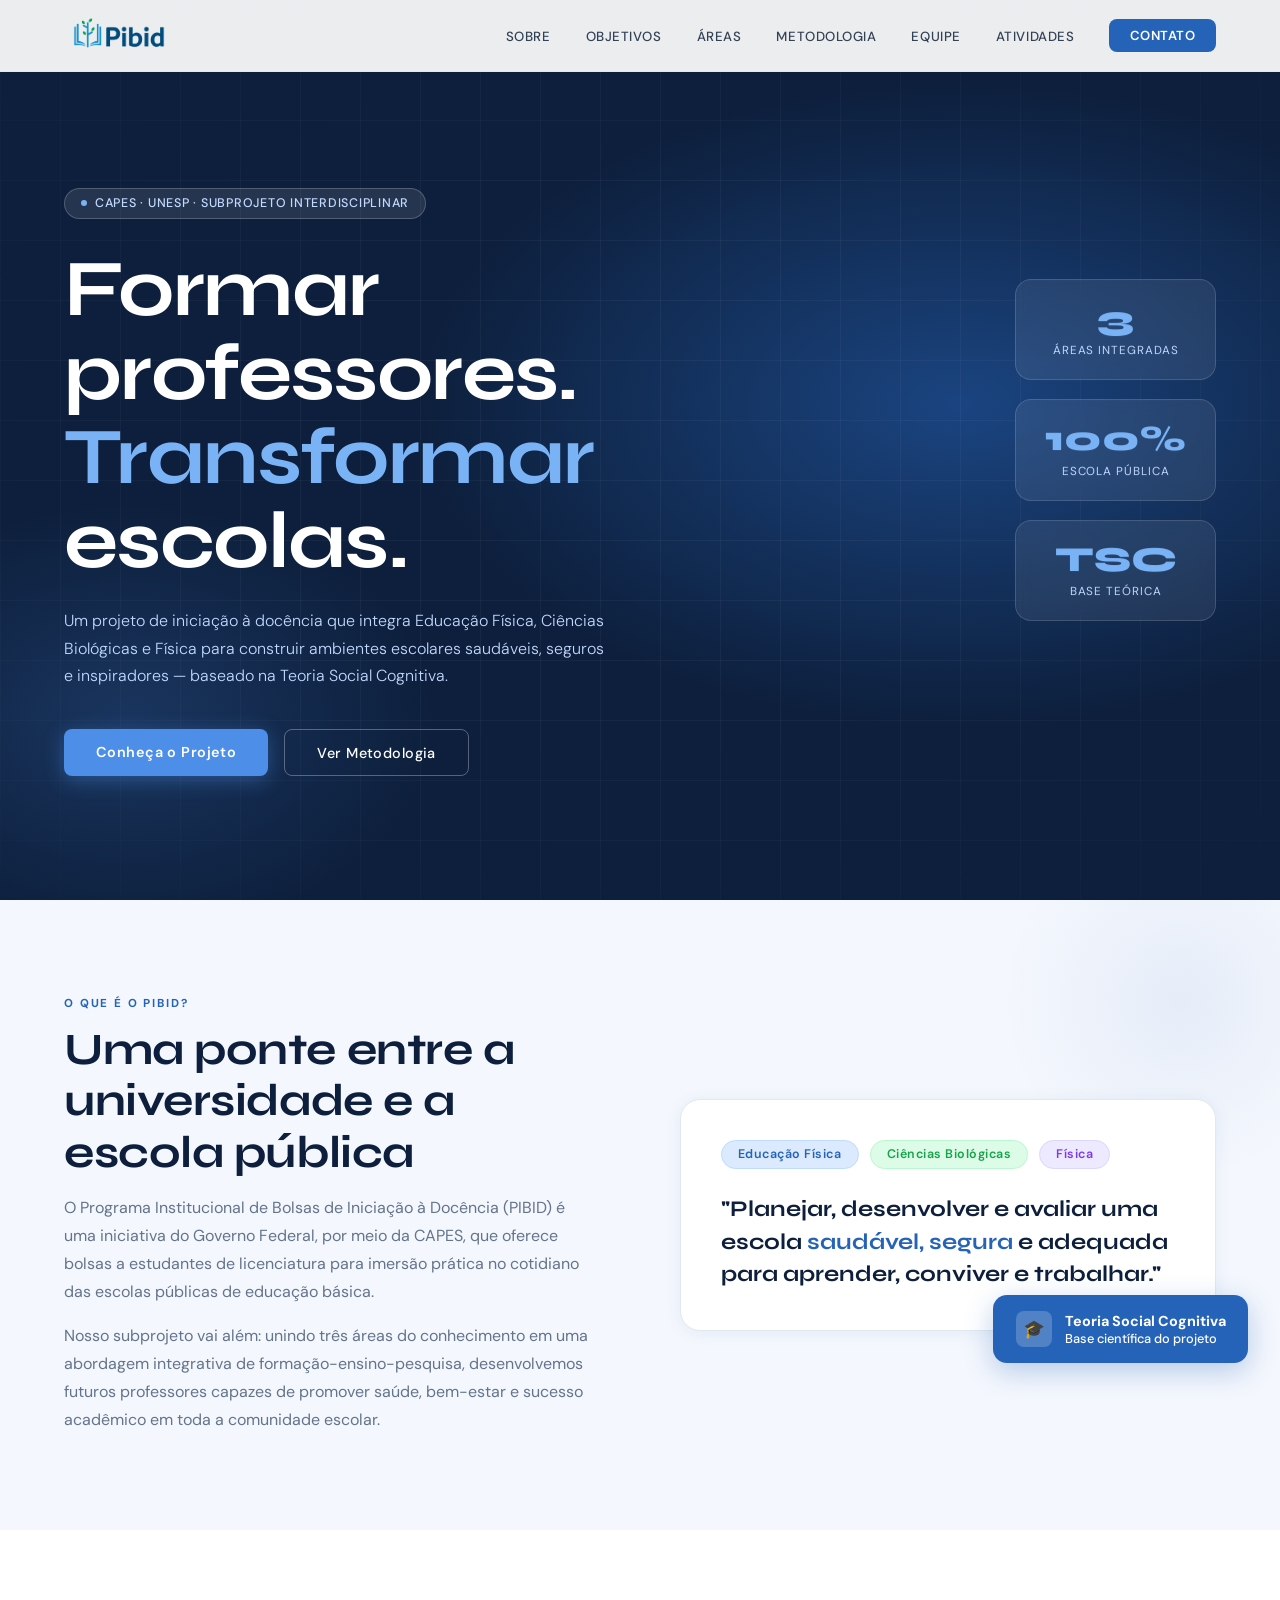
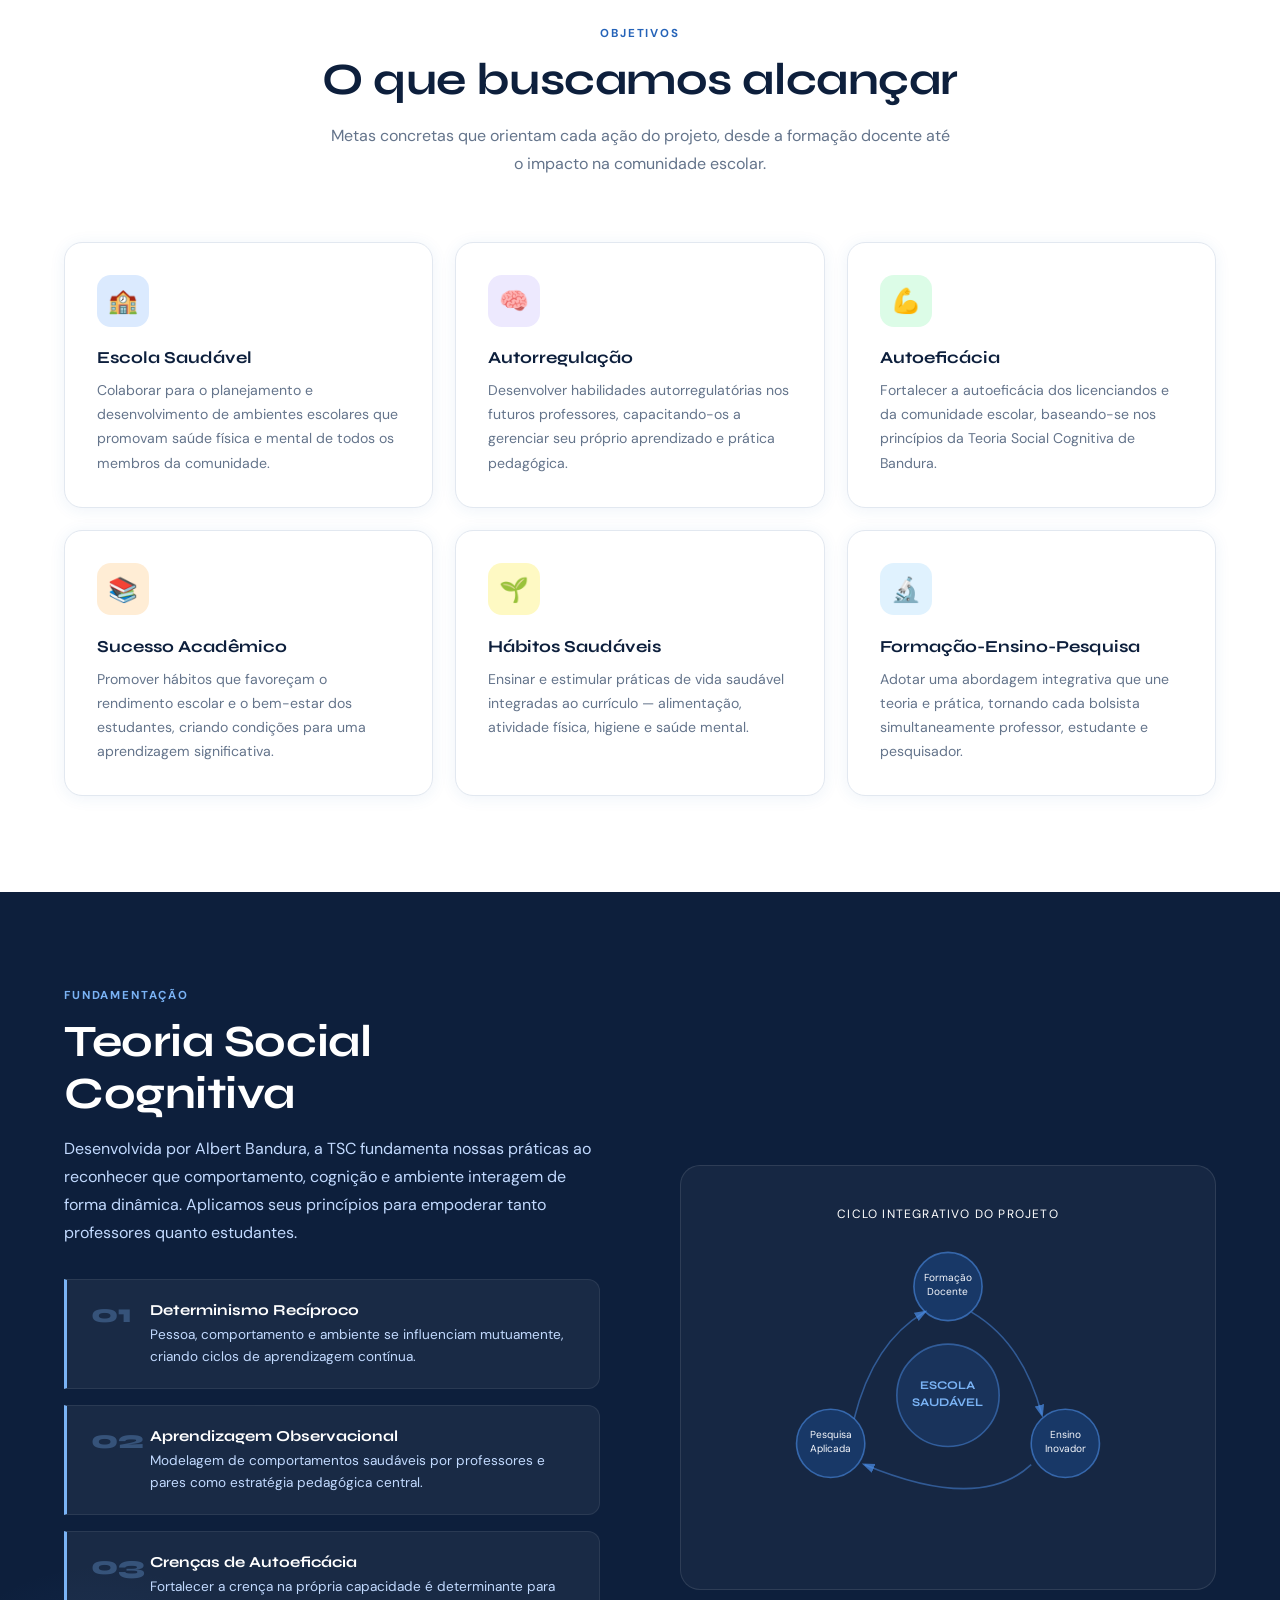
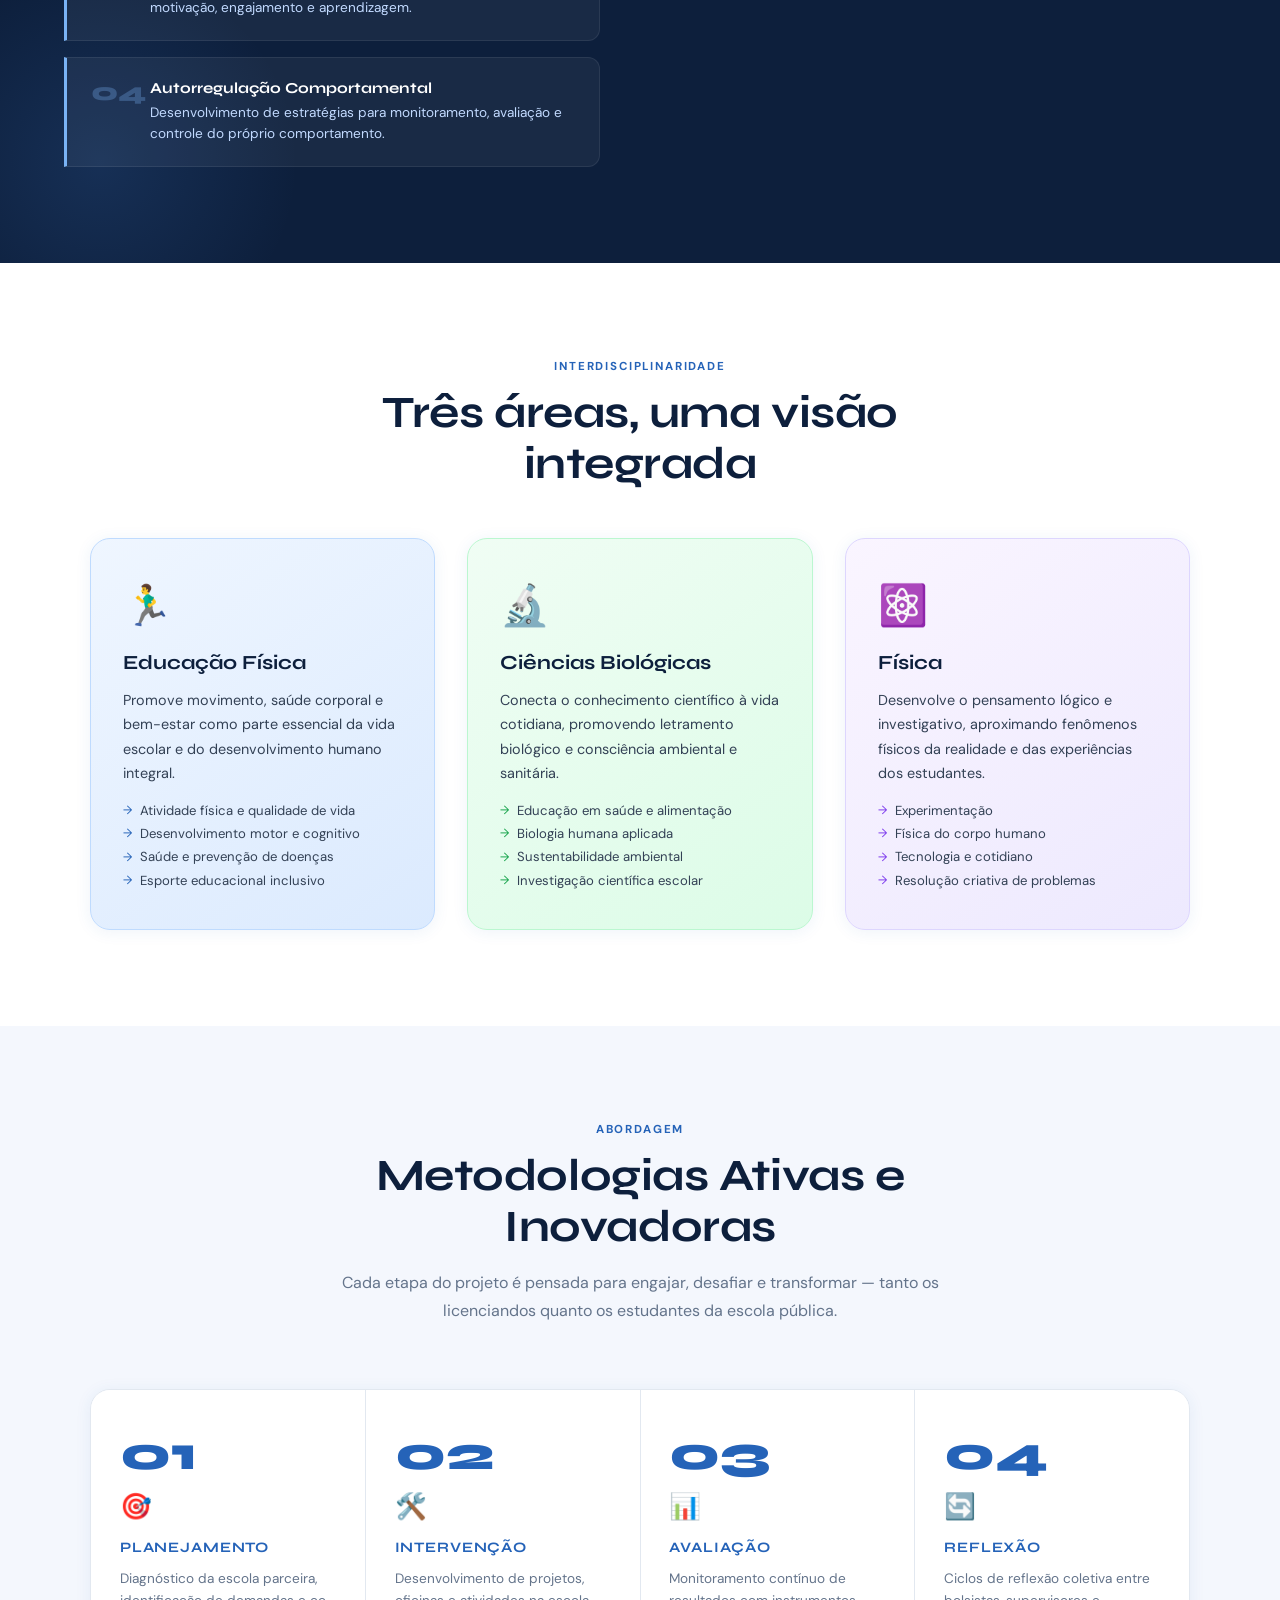
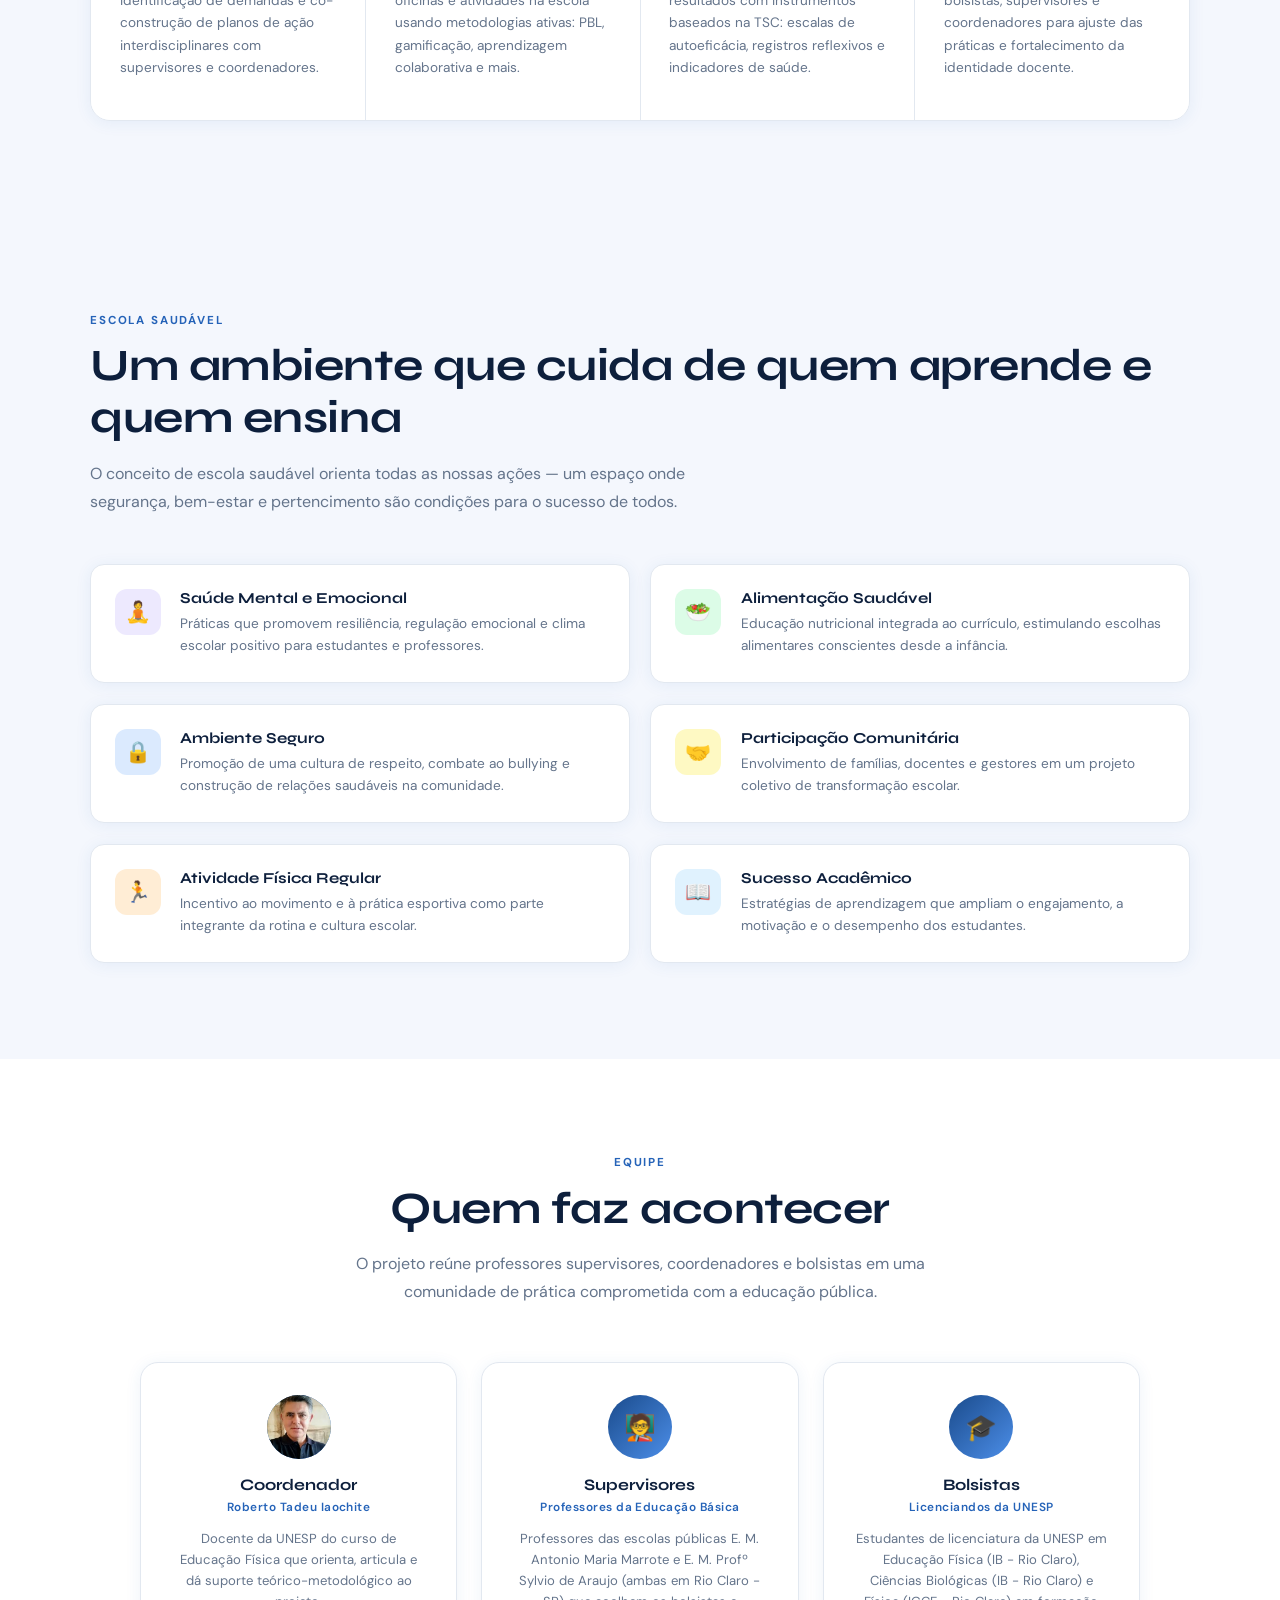
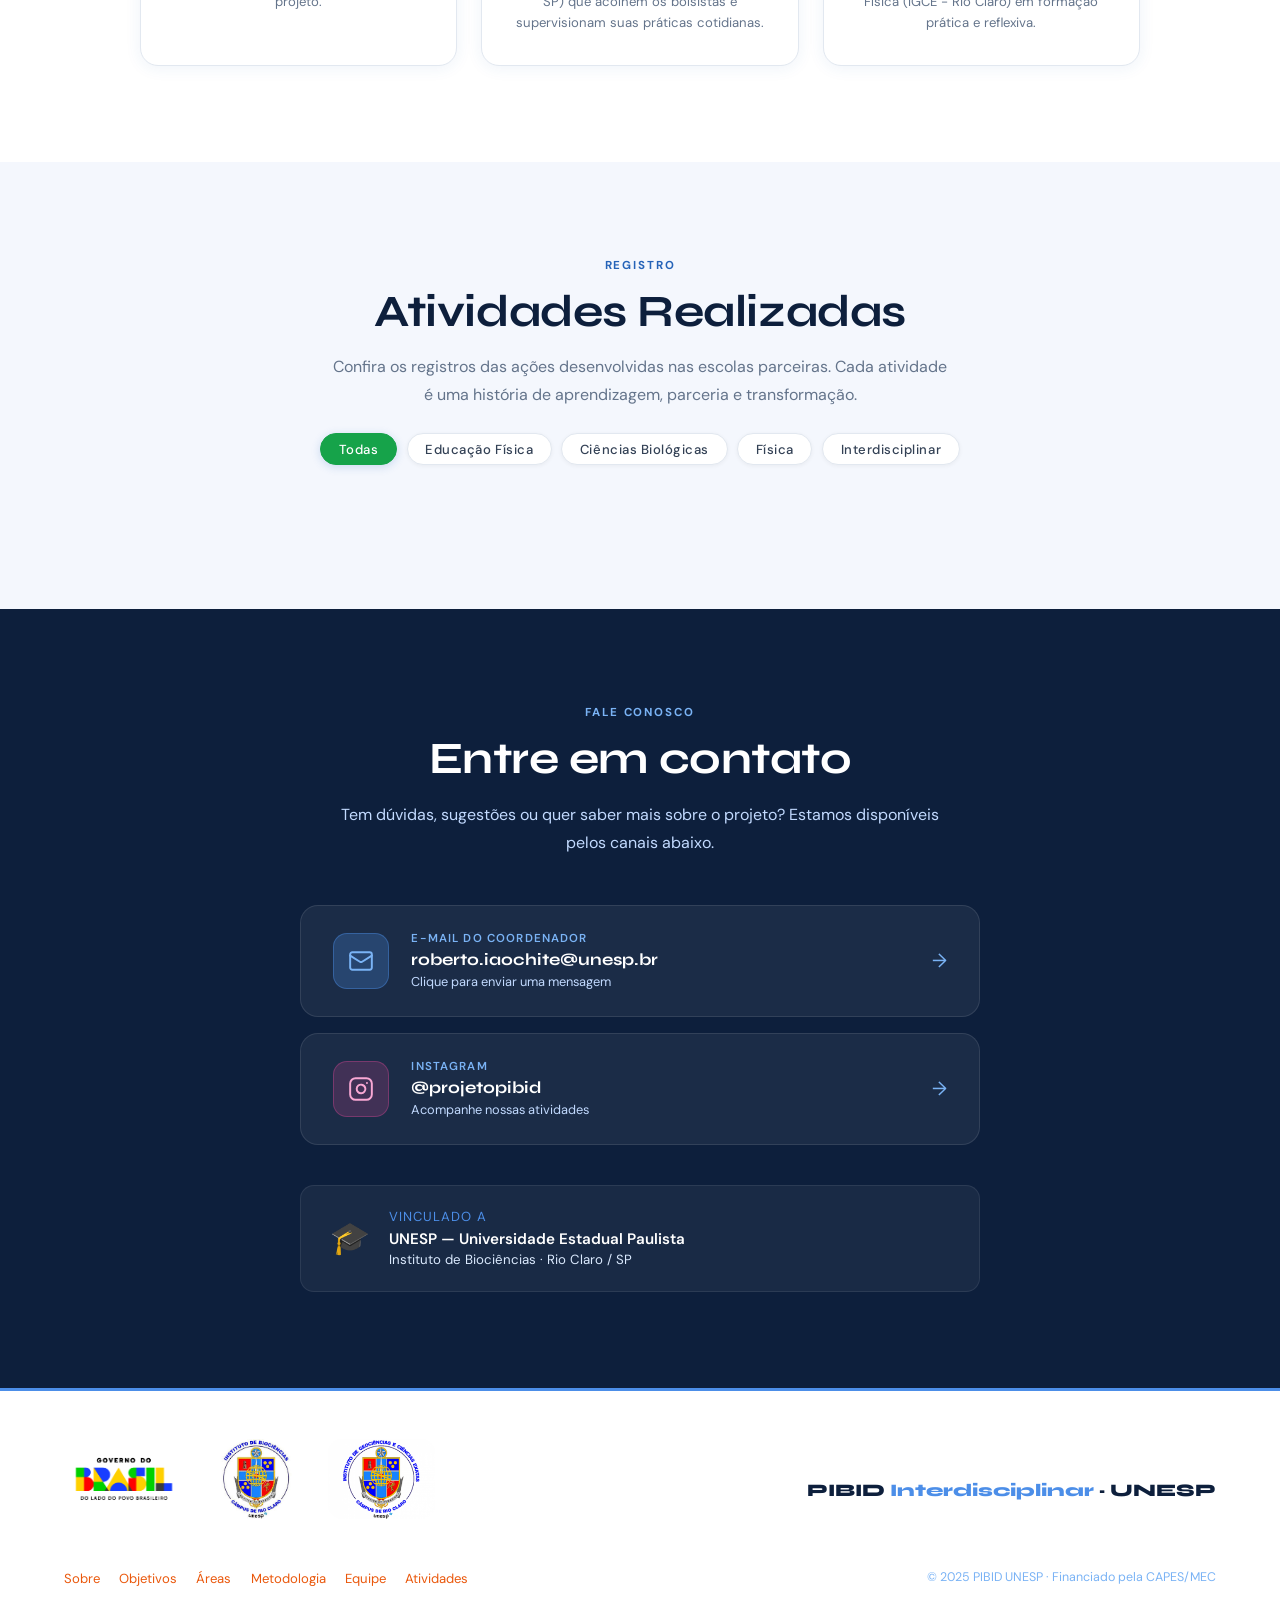
<file: index.html>
<!DOCTYPE html>
<html lang="pt-BR">
<head>
  <meta charset="UTF-8" />
  <meta name="viewport" content="width=device-width, initial-scale=1.0"/>
  <title>PIBID Interdisciplinar — UNESP</title>
  <link href="https://fonts.googleapis.com/css2?family=Syne:wght@400;600;700;800&family=DM+Sans:ital,wght@0,300;0,400;0,500;1,300&display=swap" rel="stylesheet"/>
  <link rel="stylesheet" href="style.css"/>
</head>
<body>

<!-- ── NAVBAR ── -->
<nav id="navbar">
  <div class="nav-logo"><a href="index.html"><img src="Logo_PIBID_sigla-e1734774296538.png" width="25%" alt="PIBID Interdisciplinar"></a></div>
  <ul class="nav-links">
    <li><a href="#sobre">Sobre</a></li>
    <li><a href="#objetivos">Objetivos</a></li>
    <li><a href="#areas">Áreas</a></li>
    <li><a href="#metodologia">Metodologia</a></li>
    <li><a href="#equipe">Equipe</a></li>
    <li><a href="#atividades">Atividades</a></li>
  </ul>
  <a href="#contato" class="nav-cta">Contato</a>
  <div class="hamburger" id="hamburger">
    <span></span><span></span><span></span>
  </div>
</nav>

<!-- ── HERO ── -->
<section id="hero">
  <div class="hero-bg"></div>
  <div class="hero-grid-lines"></div>
  <div class="hero-content">
    <div class="hero-badge">CAPES · UNESP · Subprojeto Interdisciplinar</div>
    <h1>Formar professores.<br><em>Transformar</em><br>escolas.</h1>
    <p class="hero-sub">
      Um projeto de iniciação à docência que integra Educação Física, Ciências Biológicas e Física para construir ambientes escolares saudáveis, seguros e inspiradores — baseado na Teoria Social Cognitiva.
    </p>
    <div class="hero-actions">
      <a href="#sobre" class="btn-primary">Conheça o Projeto</a>
      <a href="#metodologia" class="btn-outline">Ver Metodologia</a>
    </div>
  </div>
  <div class="hero-stats">
    <div class="stat-card">
      <div class="stat-number">3</div>
      <div class="stat-label">Áreas Integradas</div>
    </div>
    <div class="stat-card">
      <div class="stat-number">100%</div>
      <div class="stat-label">Escola Pública</div>
    </div>
    <div class="stat-card">
      <div class="stat-number">TSC</div>
      <div class="stat-label">Base Teórica</div>
    </div>
  </div>
</section>

<!-- ── SOBRE ── -->
<section id="sobre">
  <div class="sobre-grid">
    <div class="sobre-text reveal">
      <p class="section-label">O que é o PIBID?</p>
      <h2 class="section-title">Uma ponte entre a universidade e a escola pública</h2>
      <p class="section-desc">
        O Programa Institucional de Bolsas de Iniciação à Docência (PIBID) é uma iniciativa do Governo Federal, por meio da CAPES, que oferece bolsas a estudantes de licenciatura para imersão prática no cotidiano das escolas públicas de educação básica.
      </p>
      <p class="section-desc" style="margin-top:1rem;">
        Nosso subprojeto vai além: unindo três áreas do conhecimento em uma abordagem integrativa de formação-ensino-pesquisa, desenvolvemos futuros professores capazes de promover saúde, bem-estar e sucesso acadêmico em toda a comunidade escolar.
      </p>
    </div>
    <div class="sobre-visual reveal">
      <div class="sobre-card-main">
        <div class="sobre-icon-row">
          <span class="area-pill pill-ef">Educação Física</span>
          <span class="area-pill pill-bio">Ciências Biológicas</span>
          <span class="area-pill pill-fis">Física</span>
        </div>
        <p class="sobre-quote">
          "Planejar, desenvolver e avaliar uma escola <span>saudável, segura</span> e adequada para aprender, conviver e trabalhar."
        </p>
      </div>
      <div class="sobre-mini-card">
        <div class="mini-icon">🎓</div>
        <div class="mini-text">
          <strong>Teoria Social Cognitiva</strong>
          Base científica do projeto
        </div>
      </div>
    </div>
  </div>
</section>

<!-- ── OBJETIVOS ── -->
<section id="objetivos">
  <div class="obj-header reveal">
    <p class="section-label">Objetivos</p>
    <h2 class="section-title">O que buscamos alcançar</h2>
    <p class="section-desc" style="margin:1rem auto 0;">
      Metas concretas que orientam cada ação do projeto, desde a formação docente até o impacto na comunidade escolar.
    </p>
  </div>
  <div class="obj-grid">
    <div class="obj-card reveal">
      <div class="obj-icon">🏫</div>
      <h3>Escola Saudável</h3>
      <p>Colaborar para o planejamento e desenvolvimento de ambientes escolares que promovam saúde física e mental de todos os membros da comunidade.</p>
    </div>
    <div class="obj-card reveal">
      <div class="obj-icon">🧠</div>
      <h3>Autorregulação</h3>
      <p>Desenvolver habilidades autorregulatórias nos futuros professores, capacitando-os a gerenciar seu próprio aprendizado e prática pedagógica.</p>
    </div>
    <div class="obj-card reveal">
      <div class="obj-icon">💪</div>
      <h3>Autoeficácia</h3>
      <p>Fortalecer a autoeficácia dos licenciandos e da comunidade escolar, baseando-se nos princípios da Teoria Social Cognitiva de Bandura.</p>
    </div>
    <div class="obj-card reveal">
      <div class="obj-icon">📚</div>
      <h3>Sucesso Acadêmico</h3>
      <p>Promover hábitos que favoreçam o rendimento escolar e o bem-estar dos estudantes, criando condições para uma aprendizagem significativa.</p>
    </div>
    <div class="obj-card reveal">
      <div class="obj-icon">🌱</div>
      <h3>Hábitos Saudáveis</h3>
      <p>Ensinar e estimular práticas de vida saudável integradas ao currículo — alimentação, atividade física, higiene e saúde mental.</p>
    </div>
    <div class="obj-card reveal">
      <div class="obj-icon">🔬</div>
      <h3>Formação-Ensino-Pesquisa</h3>
      <p>Adotar uma abordagem integrativa que une teoria e prática, tornando cada bolsista simultaneamente professor, estudante e pesquisador.</p>
    </div>
  </div>
</section>

<!-- ── TEORIA ── -->
<section id="teoria">
  <div class="teoria-content">
    <div class="reveal">
      <p class="section-label">Fundamentação</p>
      <h2 class="section-title">Teoria Social Cognitiva</h2>
      <p class="section-desc">
        Desenvolvida por Albert Bandura, a TSC fundamenta nossas práticas ao reconhecer que comportamento, cognição e ambiente interagem de forma dinâmica. Aplicamos seus princípios para empoderar tanto professores quanto estudantes.
      </p>
      <div class="teoria-pilares" style="margin-top:2rem;">
        <div class="pilar">
          <div class="pilar-num">01</div>
          <div class="pilar-text">
            <h4>Determinismo Recíproco</h4>
            <p>Pessoa, comportamento e ambiente se influenciam mutuamente, criando ciclos de aprendizagem contínua.</p>
          </div>
        </div>
        <div class="pilar">
          <div class="pilar-num">02</div>
          <div class="pilar-text">
            <h4>Aprendizagem Observacional</h4>
            <p>Modelagem de comportamentos saudáveis por professores e pares como estratégia pedagógica central.</p>
          </div>
        </div>
        <div class="pilar">
          <div class="pilar-num">03</div>
          <div class="pilar-text">
            <h4>Crenças de Autoeficácia</h4>
            <p>Fortalecer a crença na própria capacidade é determinante para motivação, engajamento e aprendizagem.</p>
          </div>
        </div>
        <div class="pilar">
          <div class="pilar-num">04</div>
          <div class="pilar-text">
            <h4>Autorregulação Comportamental</h4>
            <p>Desenvolvimento de estratégias para monitoramento, avaliação e controle do próprio comportamento.</p>
          </div>
        </div>
      </div>
    </div>
    <div class="teoria-visual reveal">
      <div class="ciclo-diagram">
        <p style="font-size:0.75rem; color:var(--branco); text-transform:uppercase; letter-spacing:0.1em; margin-bottom:1.5rem;">Ciclo Integrativo do Projeto</p>
        <svg viewBox="0 0 300 280" xmlns="http://www.w3.org/2000/svg">
          <!-- Fundo central -->
          <circle cx="150" cy="140" r="48" fill="rgba(37,99,184,0.2)" stroke="rgba(76,142,232,0.5)" stroke-width="1.5"/>
          <text x="150" y="134" text-anchor="middle" fill="#7ab3f5" font-size="11" font-family="Syne, sans-serif" font-weight="700">ESCOLA</text>
          <text x="150" y="150" text-anchor="middle" fill="#7ab3f5" font-size="11" font-family="Syne, sans-serif" font-weight="700">SAUDÁVEL</text>

          <!-- Nó: Formação -->
          <circle cx="150" cy="38" r="32" fill="rgba(26,75,140,0.5)" stroke="rgba(76,142,232,0.6)" stroke-width="1.5"/>
          <text x="150" y="33" text-anchor="middle" fill="#f5f7fc" font-size="9.5" font-family="DM Sans, sans-serif">Formação</text>
          <text x="150" y="46" text-anchor="middle" fill="#f5f7fc" font-size="9.5" font-family="DM Sans, sans-serif">Docente</text>

          <!-- Nó: Ensino -->
          <circle cx="260" cy="185" r="32" fill="rgba(26,75,140,0.5)" stroke="rgba(76,142,232,0.6)" stroke-width="1.5"/>
          <text x="260" y="180" text-anchor="middle" fill="#f5f7fc" font-size="9.5" font-family="DM Sans, sans-serif">Ensino</text>
          <text x="260" y="193" text-anchor="middle" fill="#f5f7fc" font-size="9.5" font-family="DM Sans, sans-serif">Inovador</text>

          <!-- Nó: Pesquisa -->
          <circle cx="40" cy="185" r="32" fill="rgba(26,75,140,0.5)" stroke="rgba(76,142,232,0.6)" stroke-width="1.5"/>
          <text x="40" y="180" text-anchor="middle" fill="#f5f7fc" font-size="9.5" font-family="DM Sans, sans-serif">Pesquisa</text>
          <text x="40" y="193" text-anchor="middle" fill="#f5f7fc" font-size="9.5" font-family="DM Sans, sans-serif">Aplicada</text>

          <!-- Setas curvas -->
          <path d="M172,62 Q220,90 238,158" fill="none" stroke="rgba(76,142,232,0.5)" stroke-width="1.5" marker-end="url(#arr)"/>
          <path d="M228,205 Q180,250 72,205" fill="none" stroke="rgba(76,142,232,0.5)" stroke-width="1.5" marker-end="url(#arr)"/>
          <path d="M62,162 Q80,90 128,62" fill="none" stroke="rgba(76,142,232,0.5)" stroke-width="1.5" marker-end="url(#arr)"/>

          <defs>
            <marker id="arr" markerWidth="8" markerHeight="8" refX="6" refY="3" orient="auto">
              <path d="M0,0 L0,6 L8,3 z" fill="rgba(76,142,232,0.7)"/>
            </marker>
          </defs>
        </svg>
      </div>
    </div>
  </div>
</section>

<!-- ── ÁREAS ── -->
<section id="areas">
  <div class="reveal" style="text-align:center; max-width:600px; margin:0 auto;">
    <p class="section-label">Interdisciplinaridade</p>
    <h2 class="section-title">Três áreas, uma visão integrada</h2>
  </div>
  <div class="areas-grid">
    <div class="area-card ef reveal">
      <div class="area-emoji">🏃‍♂️</div>
      <h3>Educação Física</h3>
      <p>Promove movimento, saúde corporal e bem-estar como parte essencial da vida escolar e do desenvolvimento humano integral.</p>
      <ul>
        <li>Atividade física e qualidade de vida</li>
        <li>Desenvolvimento motor e cognitivo</li>
        <li>Saúde e prevenção de doenças</li>
        <li>Esporte educacional inclusivo</li>
      </ul>
    </div>
    <div class="area-card bio reveal">
      <div class="area-emoji">🔬</div>
      <h3>Ciências Biológicas</h3>
      <p>Conecta o conhecimento científico à vida cotidiana, promovendo letramento biológico e consciência ambiental e sanitária.</p>
      <ul>
        <li>Educação em saúde e alimentação</li>
        <li>Biologia humana aplicada</li>
        <li>Sustentabilidade ambiental</li>
        <li>Investigação científica escolar</li>
      </ul>
    </div>
    <div class="area-card fis reveal">
      <div class="area-emoji">⚛️</div>
      <h3>Física</h3>
      <p>Desenvolve o pensamento lógico e investigativo, aproximando fenômenos físicos da realidade e das experiências dos estudantes.</p>
      <ul>
        <li>Experimentação</li>
        <li>Física do corpo humano</li>
        <li>Tecnologia e cotidiano</li>
        <li>Resolução criativa de problemas</li>
      </ul>
    </div>
  </div>
</section>

<!-- ── METODOLOGIA ── -->
<section id="metodologia">
  <div class="met-header reveal">
    <p class="section-label">Abordagem</p>
    <h2 class="section-title">Metodologias Ativas e Inovadoras</h2>
    <p class="section-desc" style="margin:1rem auto 0;">
      Cada etapa do projeto é pensada para engajar, desafiar e transformar — tanto os licenciandos quanto os estudantes da escola pública.
    </p>
  </div>
  <div class="met-flow reveal">
    <div class="met-step">
      <div class="met-step-num">01</div>
      <div class="met-step-icon">🎯</div>
      <h3>Planejamento</h3>
      <p>Diagnóstico da escola parceira, identificação de demandas e co-construção de planos de ação interdisciplinares com supervisores e coordenadores.</p>
    </div>
    <div class="met-step">
      <div class="met-step-num">02</div>
      <div class="met-step-icon">🛠️</div>
      <h3>Intervenção</h3>
      <p>Desenvolvimento de projetos, oficinas e atividades na escola usando metodologias ativas: PBL, gamificação, aprendizagem colaborativa e mais.</p>
    </div>
    <div class="met-step">
      <div class="met-step-num">03</div>
      <div class="met-step-icon">📊</div>
      <h3>Avaliação</h3>
      <p>Monitoramento contínuo de resultados com instrumentos baseados na TSC: escalas de autoeficácia, registros reflexivos e indicadores de saúde.</p>
    </div>
    <div class="met-step">
      <div class="met-step-num">04</div>
      <div class="met-step-icon">🔄</div>
      <h3>Reflexão</h3>
      <p>Ciclos de reflexão coletiva entre bolsistas, supervisores e coordenadores para ajuste das práticas e fortalecimento da identidade docente.</p>
    </div>
  </div>
</section>

<!-- ── ESCOLA SAUDÁVEL ── -->
<section id="escola">
  <div class="escola-content">
    <div class="reveal">
      <p class="section-label">Escola Saudável</p>
      <h2 class="section-title">Um ambiente que cuida de quem aprende e quem ensina</h2>
      <p class="section-desc">
        O conceito de escola saudável orienta todas as nossas ações — um espaço onde segurança, bem-estar e pertencimento são condições para o sucesso de todos.
      </p>
    </div>
    <div class="escola-features">
      <div class="feature-item reveal">
        <div class="feature-icon">🧘</div>
        <div class="feature-text">
          <h4>Saúde Mental e Emocional</h4>
          <p>Práticas que promovem resiliência, regulação emocional e clima escolar positivo para estudantes e professores.</p>
        </div>
      </div>
      <div class="feature-item reveal">
        <div class="feature-icon">🥗</div>
        <div class="feature-text">
          <h4>Alimentação Saudável</h4>
          <p>Educação nutricional integrada ao currículo, estimulando escolhas alimentares conscientes desde a infância.</p>
        </div>
      </div>
      <div class="feature-item reveal">
        <div class="feature-icon">🔒</div>
        <div class="feature-text">
          <h4>Ambiente Seguro</h4>
          <p>Promoção de uma cultura de respeito, combate ao bullying e construção de relações saudáveis na comunidade.</p>
        </div>
      </div>
      <div class="feature-item reveal">
        <div class="feature-icon">🤝</div>
        <div class="feature-text">
          <h4>Participação Comunitária</h4>
          <p>Envolvimento de famílias, docentes e gestores em um projeto coletivo de transformação escolar.</p>
        </div>
      </div>
      <div class="feature-item reveal">
        <div class="feature-icon">🏃</div>
        <div class="feature-text">
          <h4>Atividade Física Regular</h4>
          <p>Incentivo ao movimento e à prática esportiva como parte integrante da rotina e cultura escolar.</p>
        </div>
      </div>
      <div class="feature-item reveal">
        <div class="feature-icon">📖</div>
        <div class="feature-text">
          <h4>Sucesso Acadêmico</h4>
          <p>Estratégias de aprendizagem que ampliam o engajamento, a motivação e o desempenho dos estudantes.</p>
        </div>
      </div>
    </div>
  </div>
</section>

<!-- ── EQUIPE ── -->
<section id="equipe">
  <div class="equipe-header reveal">
    <p class="section-label">Equipe</p>
    <h2 class="section-title">Quem faz acontecer</h2>
    <p class="section-desc" style="margin:1rem auto 0;">
      O projeto reúne professores supervisores, coordenadores e bolsistas em uma comunidade de prática comprometida com a educação pública.
    </p>
  </div>
  <div class="roles-grid">
    <div class="role-card reveal">
      <div class="role-avatar"><img src="perfil-roberto.jpeg" alt=""></div>
      <h3>Coordenador</h3>
      <div class="role-tag">Roberto Tadeu Iaochite</div>
      <p>Docente da UNESP do curso de Educação Física que orienta, articula e dá suporte teórico-metodológico ao projeto.</p>
    </div>
    <a href="supervisores.html">
    <div class="role-card reveal">
      <div class="role-avatar">🧑‍🏫</div>
      <h3>Supervisores</h3>
      <div class="role-tag">Professores da Educação Básica</div>
      <p>Professores das escolas públicas E. M. Antonio Maria Marrote e E. M. Profº Sylvio de Araujo (ambas em Rio Claro - SP) que acolhem os bolsistas e supervisionam suas práticas cotidianas.</p>
    </div>
    </a>
    <a href="bolsistas.html">
      <div class="role-card reveal">
        <div class="role-avatar">🎓</div>
        <h3>Bolsistas</h3>
        <div class="role-tag">Licenciandos da UNESP</div>
        <p>Estudantes de licenciatura da UNESP em Educação Física (IB - Rio Claro), Ciências Biológicas (IB - Rio Claro) e Física (IGCE - Rio Claro) em formação prática e reflexiva.</p>
      </div>
    </a>
  </div>
</section>

<!-- ── ATIVIDADES ── -->
<section id="atividades">
  <div class="ativ-header reveal">
    <p class="section-label">Registro</p>
    <h2 class="section-title">Atividades Realizadas</h2>
    <p class="section-desc" style="margin:1rem auto 0;">
      Confira os registros das ações desenvolvidas nas escolas parceiras. Cada atividade é uma história de aprendizagem, parceria e transformação.
    </p>
  </div>

  <div class="ativ-filters reveal" id="ativFilters">
    <button class="filter-btn active" data-filter="all">Todas</button>
    <button class="filter-btn" data-filter="ef">Educação Física</button>
    <button class="filter-btn" data-filter="bio">Ciências Biológicas</button>
    <button class="filter-btn" data-filter="fis">Física</button>
    <button class="filter-btn" data-filter="inter">Interdisciplinar</button>
  </div>

  <div class="ativ-grid" id="ativGrid">

    <!-- <div class="ativ-card reveal" data-area="ef">
      <div class="ativ-img-wrap">
        <div class="ativ-img-placeholder"><span>🏃</span></div>
        <span class="ativ-area-tag tag-ef">Educação Física</span>
      </div>
      <div class="ativ-body">
        <div class="ativ-date">Março 2025 · E.E. Prof. João Silva — Rio Claro/SP</div>
        <h3>Circuito de Atividades Físicas no Pátio</h3>
        <p>Estudantes do Ensino Fundamental participaram de um circuito motor desenvolvido pelos bolsistas, integrando habilidades de equilíbrio, coordenação e cooperação. A atividade promoveu engajamento coletivo e discussão sobre saúde e movimento.</p>
      </div>
    </div>

    <div class="ativ-card reveal" data-area="bio">
      <div class="ativ-img-wrap">
        <div class="ativ-img-placeholder"><span>🔬</span></div>
        <span class="ativ-area-tag tag-bio">Ciências Biológicas</span>
      </div>
      <div class="ativ-body">
        <div class="ativ-date">Abril 2025 · E.E. Carlos Gomes — Rio Claro/SP</div>
        <h3>Oficina: O Que Comemos? Leitura de Rótulos</h3>
        <p>Oficina interativa de educação nutricional em que os alunos aprenderam a interpretar rótulos de alimentos, identificar ultraprocessados e refletir sobre escolhas alimentares saudáveis no cotidiano escolar.</p>
      </div>
    </div>

    <div class="ativ-card reveal" data-area="fis">
      <div class="ativ-img-wrap">
        <div class="ativ-img-placeholder"><span>⚛️</span></div>
        <span class="ativ-area-tag tag-fis">Física</span>
      </div>
      <div class="ativ-body">
        <div class="ativ-date">Abril 2025 · E.E. Prof. João Silva — Rio Claro/SP</div>
        <h3>Experimento: Forças no Corpo Humano</h3>
        <p>Por meio de experimentos simples com materiais do cotidiano, os bolsistas exploraram conceitos de força, pressão e equilíbrio aplicados ao funcionamento do corpo humano, tornando a Física próxima da realidade dos estudantes.</p>
      </div>
    </div>

    <div class="ativ-card reveal" data-area="inter">
      <div class="ativ-img-wrap">
        <div class="ativ-img-placeholder"><span>🌐</span></div>
        <span class="ativ-area-tag tag-inter">Interdisciplinar</span>
      </div>
      <div class="ativ-body">
        <div class="ativ-date">Maio 2025 · E.E. Carlos Gomes — Rio Claro/SP</div>
        <h3>Semana da Escola Saudável</h3>
        <p>Evento multidisciplinar com estações temáticas de Ed. Física, Biologia e Física, culminando em uma feira com apresentações dos estudantes para a comunidade escolar. Reuniu mais de 200 participantes entre alunos, professores e famílias.</p>
      </div>
    </div>

    <div class="ativ-card reveal" data-area="bio">
      <div class="ativ-img-wrap">
        <div class="ativ-img-placeholder"><span>🌱</span></div>
        <span class="ativ-area-tag tag-bio">Ciências Biológicas</span>
      </div>
      <div class="ativ-body">
        <div class="ativ-date">Junho 2025 · E.E. Prof. João Silva — Rio Claro/SP</div>
        <h3>Horta Escolar: Da Semente ao Prato</h3>
        <p>Implantação de uma horta coletiva no espaço escolar, envolvendo turmas do 6º ao 9º ano. O projeto integrou botânica, sustentabilidade e educação alimentar, desenvolvendo responsabilidade ambiental e trabalho em equipe.</p>
      </div>
    </div>

    <div class="ativ-card reveal" data-area="ef">
      <div class="ativ-img-wrap">
        <div class="ativ-img-placeholder"><span>🧘</span></div>
        <span class="ativ-area-tag tag-ef">Educação Física</span>
      </div>
      <div class="ativ-body">
        <div class="ativ-date">Julho 2025 · E.E. Carlos Gomes — Rio Claro/SP</div>
        <h3>Yoga e Respiração: Bem-Estar na Escola</h3>
        <p>Sessões introdutórias de yoga e técnicas de respiração consciente foram oferecidas a professores e estudantes como estratégia de promoção de saúde mental, redução de estresse e melhora do clima escolar.</p>
      </div>
    </div> -->

  </div>
</section>

<!-- ── CONTATO ── -->
<section id="contato">
  <div class="contato-inner reveal">
    <p class="section-label" style="text-align:center;">Fale Conosco</p>
    <h2 class="section-title" style="text-align:center;">Entre em contato</h2>
    <p class="section-desc" style="text-align:center; margin:1rem auto 3rem;">
      Tem dúvidas, sugestões ou quer saber mais sobre o projeto? Estamos disponíveis pelos canais abaixo.
    </p>

    <div class="contato-cards">

      <a class="contato-card" href="https://mail.google.com/mail/u/0/?fs=1&to=roberto.iaochite@unesp.br&tf=cm">
        <div class="contato-icon-wrap email-icon">
          <svg xmlns="http://www.w3.org/2000/svg" width="26" height="26" viewBox="0 0 24 24" fill="none" stroke="currentColor" stroke-width="1.8" stroke-linecap="round" stroke-linejoin="round">
            <rect x="2" y="4" width="20" height="16" rx="2"/>
            <path d="m22 7-8.97 5.7a1.94 1.94 0 0 1-2.06 0L2 7"/>
          </svg>
        </div>
        <div class="contato-card-text">
          <span class="contato-card-label">E-mail do Coordenador</span>
          <span class="contato-card-value">roberto.iaochite@unesp.br</span>
          <span class="contato-card-hint">Clique para enviar uma mensagem</span>
        </div>
        <div class="contato-arrow">→</div>
      </a>

      <a class="contato-card" href="https://instagram.com/projetopibid" target="_blank" rel="noopener">
        <div class="contato-icon-wrap insta-icon">
          <svg xmlns="http://www.w3.org/2000/svg" width="26" height="26" viewBox="0 0 24 24" fill="none" stroke="currentColor" stroke-width="1.8" stroke-linecap="round" stroke-linejoin="round">
            <rect x="2" y="2" width="20" height="20" rx="5" ry="5"/>
            <path d="M16 11.37A4 4 0 1 1 12.63 8 4 4 0 0 1 16 11.37z"/>
            <line x1="17.5" y1="6.5" x2="17.51" y2="6.5"/>
          </svg>
        </div>
        <div class="contato-card-text">
          <span class="contato-card-label">Instagram</span>
          <span class="contato-card-value">@projetopibid</span>
          <span class="contato-card-hint">Acompanhe nossas atividades</span>
        </div>
        <div class="contato-arrow">→</div>
      </a>

    </div>

    <div class="contato-unesp reveal">
      <div class="contato-unesp-logo">🎓</div>
      <div>
        <p style="font-size:0.82rem; color:var(--azul-claro); text-transform:uppercase; letter-spacing:0.08em; margin-bottom:0.25rem;">Vinculado a</p>
        <p style="font-weight:600; color:var(--branco); font-size:0.95rem;">UNESP — Universidade Estadual Paulista</p>
        <p style="font-size:0.83rem; color:var(--azul-suave); margin-top:0.15rem;">Instituto de Biociências · Rio Claro / SP</p>
      </div>
    </div>
  </div>
</section>

<!-- ── FOOTER ── -->
<footer>
  <!-- Logos institucionais -->
  <div class="footer-logos">
    <div class="footer-logo-item">
      <img src="logo-governo-federal.png" alt="Governo Federal" class="footer-logo" />
      <!-- Substitua pelo caminho correto da imagem -->
    </div>
    <div class="footer-logo-item">
      <img src="logo-ib.jpeg" alt="Instituto de Biociências – IB/UNESP" class="footer-logo" />
    </div>
    <div class="footer-logo-item">
      <img src="logo-igce.png" alt="Instituto de Geociências e Ciências Exatas – IGCE/UNESP" class="footer-logo" />
    </div>
  </div>

  <div class="footer-brand">PIBID <span>Interdisciplinar</span> · UNESP</div>
  <ul class="footer-links">
    <li><a href="#sobre">Sobre</a></li>
    <li><a href="#objetivos">Objetivos</a></li>
    <li><a href="#areas">Áreas</a></li>
    <li><a href="#metodologia">Metodologia</a></li>
    <li><a href="#equipe">Equipe</a></li>
    <li><a href="#atividades">Atividades</a></li>
  </ul>
  <div class="footer-copy">© 2025 PIBID UNESP · Financiado pela CAPES/MEC</div>
</footer>
<script src="script.js"></script>

<script>
  // ── Hamburger / Mobile nav
const hamburger = document.getElementById('hamburger');
const navLinks  = document.querySelector('.nav-links');

// Cria overlay dinamicamente
const overlay = document.createElement('div');
overlay.classList.add('nav-overlay');
document.body.appendChild(overlay);

function toggleMenu(open) {
  hamburger.classList.toggle('open', open);
  navLinks.classList.toggle('open', open);
  overlay.classList.toggle('open', open);
  document.body.style.overflow = open ? 'hidden' : '';
}

hamburger.addEventListener('click', () => toggleMenu(!navLinks.classList.contains('open')));
overlay.addEventListener('click', () => toggleMenu(false));

// Fecha ao clicar em qualquer link do menu
navLinks.querySelectorAll('a').forEach(a =>
  a.addEventListener('click', () => toggleMenu(false))
);
</script>
</body>
</html>
</file>
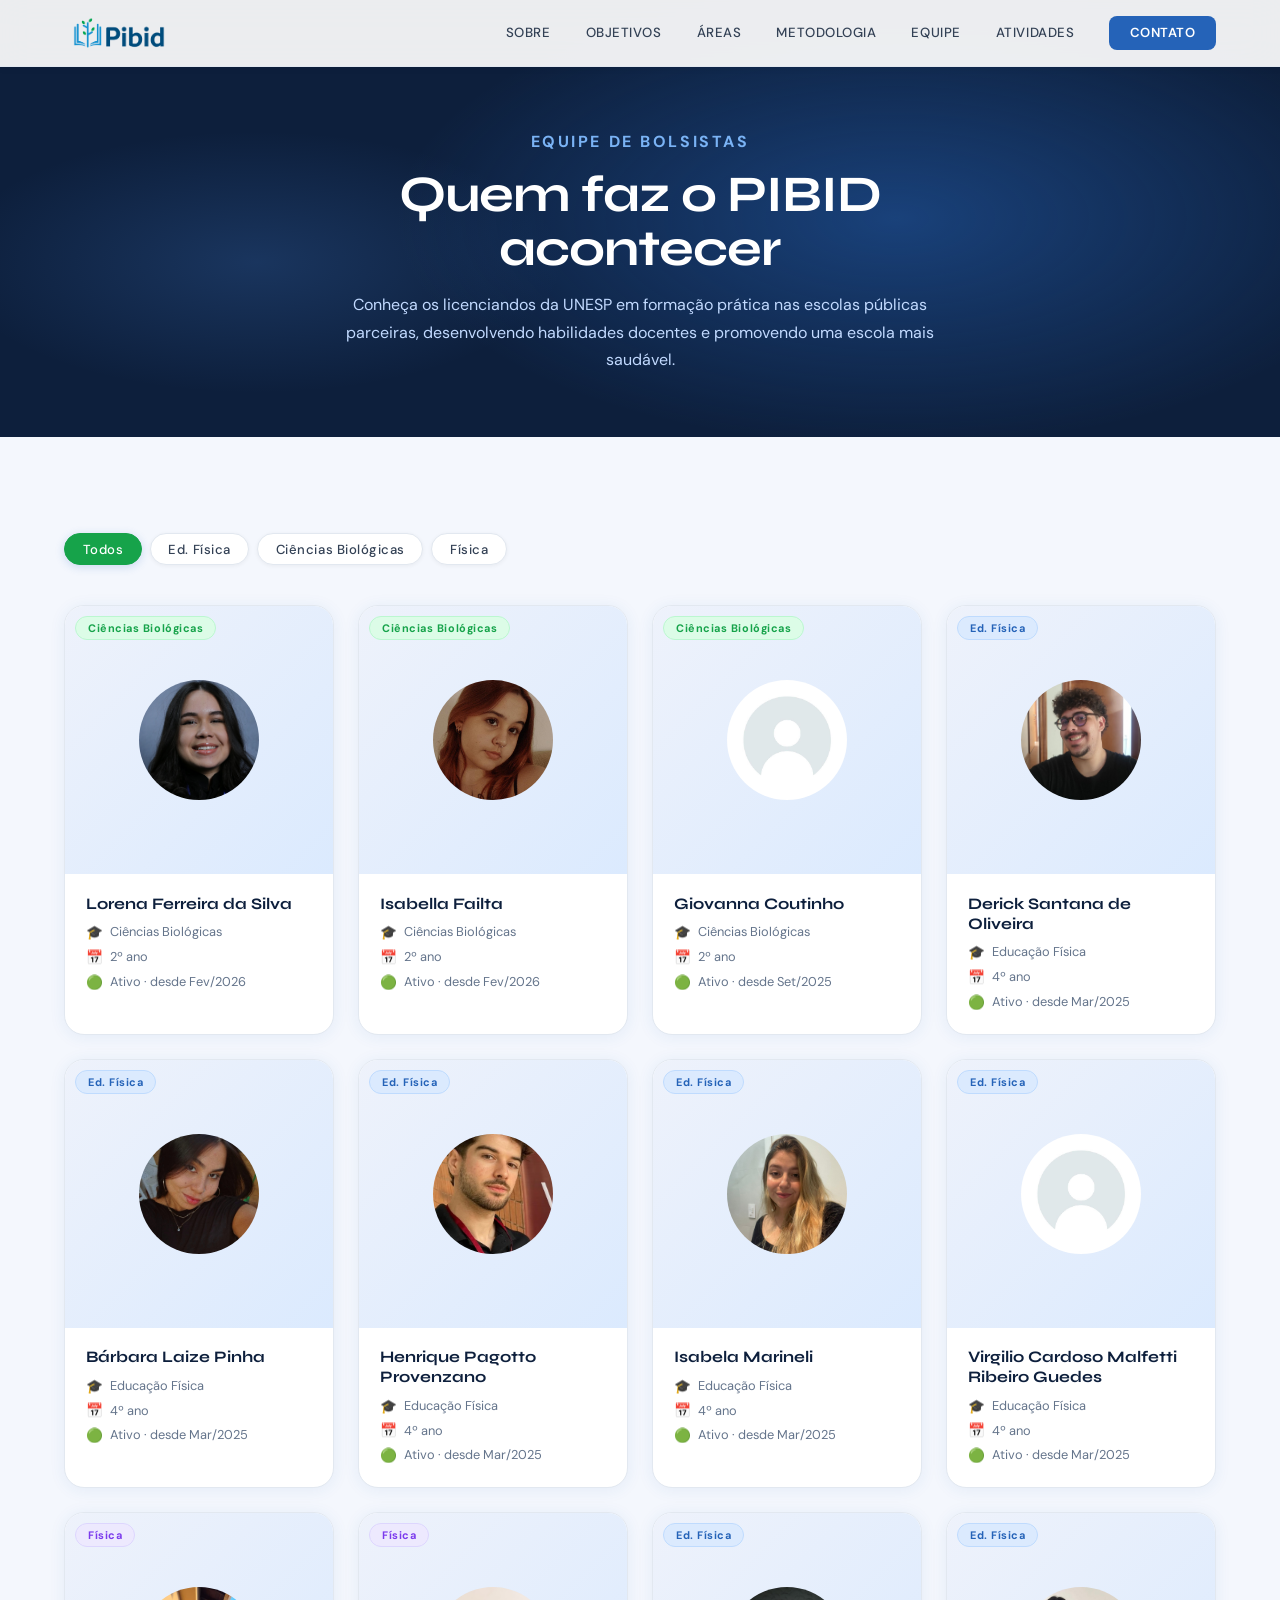
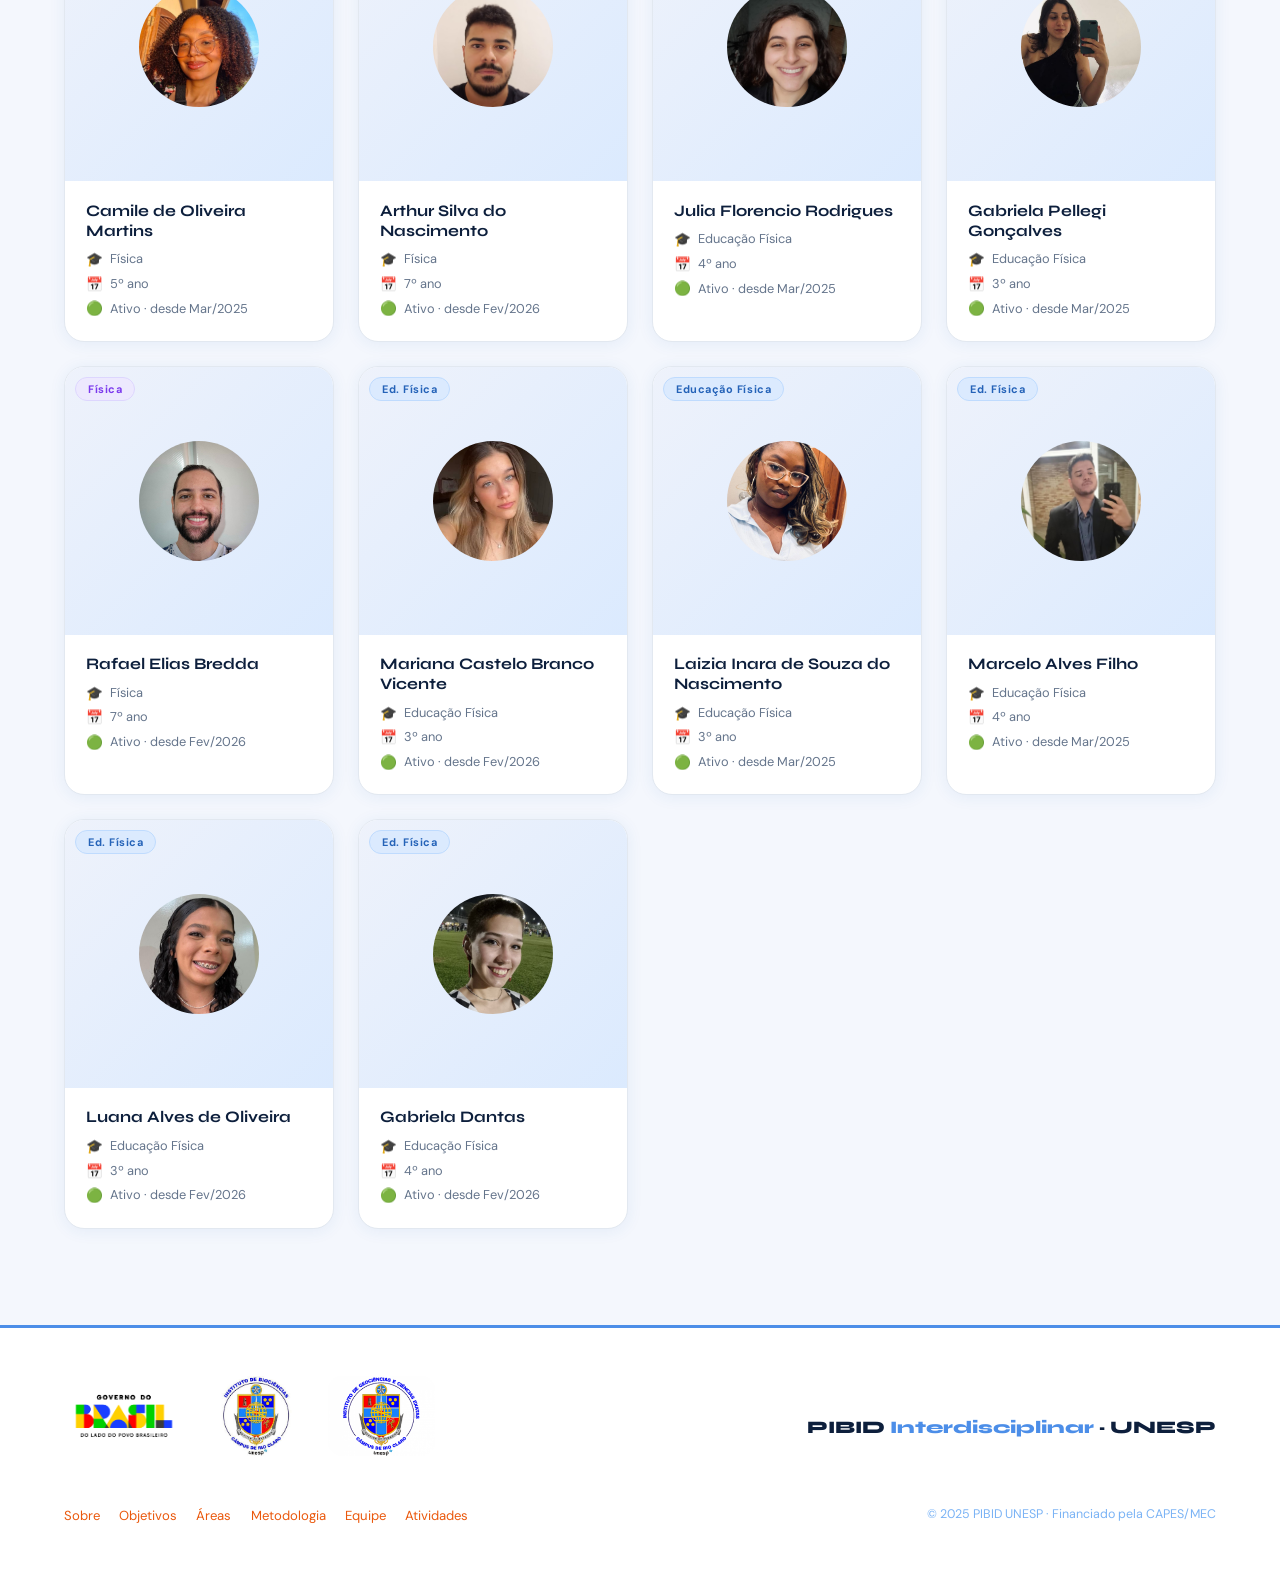
<file: bolsistas.html>
<body>
<!DOCTYPE html>
<html lang="pt-BR">
<head>
  <meta charset="UTF-8"/>
  <meta name="viewport" content="width=device-width, initial-scale=1.0"/>
  <title>Bolsistas — PIBID Interdisciplinar UNESP</title>
  <link href="https://fonts.googleapis.com/css2?family=Syne:wght@400;600;700;800&family=DM+Sans:ital,wght@0,300;0,400;0,500;1,300&display=swap" rel="stylesheet"/>
  <link rel="stylesheet" href="style.css"/>
</head>

    <!-- ── NAVBAR ── -->
<nav id="navbar">
  <div class="nav-logo"><a href="index.html"><img src="Logo_PIBID_sigla-e1734774296538.png" width="25%" alt="PIBID Interdisciplinar"></a></div>
  <ul class="nav-links">
    <li><a href="index.html#sobre">Sobre</a></li>
    <li><a href="index.html#objetivos">Objetivos</a></li>
    <li><a href="index.html#areas">Áreas</a></li>
    <li><a href="index.html#metodologia">Metodologia</a></li>
    <li><a href="index.html#equipe">Equipe</a></li>
    <li><a href="index.html#atividades">Atividades</a></li>
  </ul>
  <a href="index.html#contato" class="nav-cta">Contato</a>
  <div class="hamburger" id="hamburger">
    <span></span><span></span><span></span>
  </div>
</nav>
 
<!-- ── HERO ── -->
<div class="page-hero">
  <div class="page-hero-inner reveal">
    <p class="section-label">Equipe de Bolsistas</p>
    <h1>Quem faz o PIBID acontecer</h1>
    <p>Conheça os licenciandos da UNESP em formação prática nas escolas públicas parceiras, desenvolvendo habilidades docentes e promovendo uma escola mais saudável.</p>
  </div>
</div>
 
<!-- ── BOLSISTAS ── -->
<section id="bolsistasSection">
 
  <!-- Filters -->
  <div class="toolbar reveal">
    <div style="display:flex; gap:0.5rem; flex-wrap:wrap;">
      <button class="filter-btn active" data-filter="all">Todos</button>
      <button class="filter-btn" data-filter="ef">Ed. Física</button>
      <button class="filter-btn" data-filter="bio">Ciências Biológicas</button>
      <button class="filter-btn" data-filter="fis">Física</button>
    </div>
  </div>
 
  <!-- Grid -->
  <div class="bolsistas-grid" id="bolsistasGrid">
 
    <!-- BOLSISTA Lorena Silva -->
    <div class="bolsista-card reveal" data-curso="bio">
      <div class="bolsista-photo-wrap">
<div class="photo-placeholder"><img src="foto-lorena.JPG" alt="Lorena Ferreira da Silva"></div>
        <span class="curso-badge curso-bio">Ciências Biológicas</span>
      </div>
      <div class="bolsista-info">
        <div class="bolsista-name">Lorena Ferreira da Silva</div>
        <div class="bolsista-meta">
          <div class="meta-row"><span class="meta-icon">🎓</span>Ciências Biológicas</div>
          <div class="meta-row"><span class="meta-icon">📅</span>2º ano</div>
          <div class="meta-row"><span class="meta-icon">🟢</span>Ativo · desde Fev/2026</div>
        </div>
      </div>
    </div>
 
    <!-- BOLSISTA Isabela Failta -->
    <div class="bolsista-card reveal" data-curso="bio">
      <div class="bolsista-photo-wrap">
         <div class="photo-placeholder"><img src="foto-isabella.jpeg" alt="Isabella Failta"></div>
        <span class="curso-badge curso-bio">Ciências Biológicas</span>
      </div>
      <div class="bolsista-info">
        <div class="bolsista-name">Isabella Failta</div>
        <div class="bolsista-meta">
          <div class="meta-row"><span class="meta-icon">🎓</span>Ciências Biológicas</div>
          <div class="meta-row"><span class="meta-icon">📅</span>2º ano</div>
          <div class="meta-row"><span class="meta-icon">🟢</span>Ativo · desde Fev/2026</div>
        </div>
      </div>
    </div>
 
    <!-- BOLSISTA Giovanna Coutinho -->
    <div class="bolsista-card reveal" data-curso="bio">
      <div class="bolsista-photo-wrap">
         <div class="photo-placeholder"><img src="foto-default.jpg" alt="Giovanna Coutinho"></div>
        <span class="curso-badge curso-bio">Ciências Biológicas</span>
      </div>
      <div class="bolsista-info">
        <div class="bolsista-name">Giovanna Coutinho</div>
        <div class="bolsista-meta">
          <div class="meta-row"><span class="meta-icon">🎓</span>Ciências Biológicas</div>
          <div class="meta-row"><span class="meta-icon">📅</span>2º ano</div>
          <div class="meta-row"><span class="meta-icon">🟢</span>Ativo · desde Set/2025</div>
        </div>
      </div>
    </div>

    <!-- BOLSISTA Derick Santana de Oliveira -->
    <div class="bolsista-card reveal" data-curso="ef">
      <div class="bolsista-photo-wrap">
        <div class="photo-placeholder"><img src="foto-derick.jpeg" alt="Derick Santana de Oliveira"></div>
        <span class="curso-badge curso-ef">Ed. Física</span>
      </div>
      <div class="bolsista-info">
        <div class="bolsista-name">Derick Santana de Oliveira</div>
        <div class="bolsista-meta">
          <div class="meta-row"><span class="meta-icon">🎓</span>Educação Física</div>
          <div class="meta-row"><span class="meta-icon">📅</span>4º ano</div>
          <div class="meta-row"><span class="meta-icon">🟢</span>Ativo · desde Mar/2025</div>
        </div>
      </div>
    </div>

    <!-- BOLSISTA Bárbara Laize Pinha -->
    <div class="bolsista-card reveal" data-curso="ef">
      <div class="bolsista-photo-wrap">
        <div class="photo-placeholder"><img src="foto-barbara.jpeg" alt="Bárbara Laize Pinha"></div>
        <span class="curso-badge curso-ef">Ed. Física</span>
      </div>
      <div class="bolsista-info">
        <div class="bolsista-name">Bárbara Laize Pinha</div>
        <div class="bolsista-meta">
          <div class="meta-row"><span class="meta-icon">🎓</span>Educação Física</div>
          <div class="meta-row"><span class="meta-icon">📅</span>4º ano</div>
          <div class="meta-row"><span class="meta-icon">🟢</span>Ativo · desde Mar/2025</div>
        </div>
      </div>
    </div>

        <!-- BOLSISTA Henrique Pagotto Provenzano -->
    <div class="bolsista-card reveal" data-curso="ef">
      <div class="bolsista-photo-wrap">
        <div class="photo-placeholder"><img src="foto-henrique.jpeg" alt="Henrique Pagotto Provenzano"></div>
        <span class="curso-badge curso-ef">Ed. Física</span>
      </div>
      <div class="bolsista-info">
        <div class="bolsista-name">Henrique Pagotto Provenzano</div>
        <div class="bolsista-meta">
          <div class="meta-row"><span class="meta-icon">🎓</span>Educação Física</div>
          <div class="meta-row"><span class="meta-icon">📅</span>4º ano</div>
          <div class="meta-row"><span class="meta-icon">🟢</span>Ativo · desde Mar/2025</div>
        </div>
      </div>
    </div>

        <!-- BOLSISTA Isabela Marineli -->
    <div class="bolsista-card reveal" data-curso="ef">
      <div class="bolsista-photo-wrap">
        <div class="photo-placeholder"><img src="foto-isabela.jpeg" alt="Isabela Marineli"></div>
        <span class="curso-badge curso-ef">Ed. Física</span>
      </div>
      <div class="bolsista-info">
        <div class="bolsista-name">Isabela Marineli</div>
        <div class="bolsista-meta">
          <div class="meta-row"><span class="meta-icon">🎓</span>Educação Física</div>
          <div class="meta-row"><span class="meta-icon">📅</span>4º ano</div>
          <div class="meta-row"><span class="meta-icon">🟢</span>Ativo · desde Mar/2025</div>
        </div>
      </div>
    </div>

        <!-- BOLSISTA Virgilio Cardoso Malfetti Ribeiro Guedes -->
    <div class="bolsista-card reveal" data-curso="ef">
      <div class="bolsista-photo-wrap">
        <div class="photo-placeholder"><img src="foto-default.jpg" alt="Virgilio Cardoso Malfetti Ribeiro Guedes"></div>
        <span class="curso-badge curso-ef">Ed. Física</span>
      </div>
      <div class="bolsista-info">
        <div class="bolsista-name">Virgilio Cardoso Malfetti Ribeiro Guedes</div>
        <div class="bolsista-meta">
          <div class="meta-row"><span class="meta-icon">🎓</span>Educação Física</div>
          <div class="meta-row"><span class="meta-icon">📅</span>4º ano</div>
          <div class="meta-row"><span class="meta-icon">🟢</span>Ativo · desde Mar/2025</div>
        </div>
      </div>
    </div>

        <!-- BOLSISTA Camile de Oliveira Martins -->
    <div class="bolsista-card reveal" data-curso="fis">
      <div class="bolsista-photo-wrap">
        <div class="photo-placeholder"><img src="foto-camile.jpeg" alt="Camile de Oliveira Martins"></div>
        <span class="curso-badge curso-fis">Física</span>
      </div>
      <div class="bolsista-info">
        <div class="bolsista-name">Camile de Oliveira Martins</div>
        <div class="bolsista-meta">
          <div class="meta-row"><span class="meta-icon">🎓</span>Física</div>
          <div class="meta-row"><span class="meta-icon">📅</span>5º ano</div>
          <div class="meta-row"><span class="meta-icon">🟢</span>Ativo · desde Mar/2025</div>
        </div>
      </div>
    </div>

        <!-- BOLSISTA Arthur Silva do Nascimento -->
    <div class="bolsista-card reveal" data-curso="fis">
      <div class="bolsista-photo-wrap">
        <div class="photo-placeholder"><img src="foto-arthur.jpeg" alt="Arthur Silva do Nascimento"></div>
        <span class="curso-badge curso-fis">Física</span>
      </div>
      <div class="bolsista-info">
        <div class="bolsista-name">Arthur Silva do Nascimento</div>
        <div class="bolsista-meta">
          <div class="meta-row"><span class="meta-icon">🎓</span>Física</div>
          <div class="meta-row"><span class="meta-icon">📅</span>7º ano</div>
          <div class="meta-row"><span class="meta-icon">🟢</span>Ativo · desde Fev/2026</div>
        </div>
      </div>
    </div>

        <!-- BOLSISTA Julia florencio Rodrigues -->
    <div class="bolsista-card reveal" data-curso="ef">
      <div class="bolsista-photo-wrap">
        <div class="photo-placeholder"><img src="foto-julia.jpeg" alt="Julia Florencio Rodrigues"></div>
        <span class="curso-badge curso-ef">Ed. Física</span>
      </div>
      <div class="bolsista-info">
        <div class="bolsista-name">Julia Florencio Rodrigues</div>
        <div class="bolsista-meta">
          <div class="meta-row"><span class="meta-icon">🎓</span>Educação Física</div>
          <div class="meta-row"><span class="meta-icon">📅</span>4º ano</div>
          <div class="meta-row"><span class="meta-icon">🟢</span>Ativo · desde Mar/2025</div>
        </div>
      </div>
    </div>

        <!-- BOLSISTA Gabriela Pellegi Gonçalves -->
    <div class="bolsista-card reveal" data-curso="ef">
      <div class="bolsista-photo-wrap">
        <div class="photo-placeholder"><img src="foto-gabi.jpeg" alt="Gabriela Pellegi Gonçalves"></div>
        <span class="curso-badge curso-ef">Ed. Física</span>
      </div>
      <div class="bolsista-info">
        <div class="bolsista-name">Gabriela Pellegi Gonçalves</div>
        <div class="bolsista-meta">
          <div class="meta-row"><span class="meta-icon">🎓</span>Educação Física</div>
          <div class="meta-row"><span class="meta-icon">📅</span>3º ano</div>
          <div class="meta-row"><span class="meta-icon">🟢</span>Ativo · desde Mar/2025</div>
        </div>
      </div>
    </div>

        <!-- BOLSISTA Rafael Elias Bredda -->
    <div class="bolsista-card reveal" data-curso="fis">
      <div class="bolsista-photo-wrap">
        <div class="photo-placeholder"><img src="foto-rafael.jpeg" alt="Rafael Elias Bredda"></div>
        <span class="curso-badge curso-fis">Física</span>
      </div>
      <div class="bolsista-info">
        <div class="bolsista-name">Rafael Elias Bredda</div>
        <div class="bolsista-meta">
          <div class="meta-row"><span class="meta-icon">🎓</span>Física</div>
          <div class="meta-row"><span class="meta-icon">📅</span>7º ano</div>
          <div class="meta-row"><span class="meta-icon">🟢</span>Ativo · desde Fev/2026</div>
        </div>
      </div>
    </div>

        <!-- BOLSISTA Mariana Castelo Branco Vicente -->
    <div class="bolsista-card reveal" data-curso="ef">
      <div class="bolsista-photo-wrap">
        <div class="photo-placeholder"><img src="foto-mariana.jpeg" alt="Mariana Castelo Branco Vicente"></div>
        <span class="curso-badge curso-ef">Ed. Física</span>
      </div>
      <div class="bolsista-info">
        <div class="bolsista-name">Mariana Castelo Branco Vicente</div>
        <div class="bolsista-meta">
          <div class="meta-row"><span class="meta-icon">🎓</span>Educação Física</div>
          <div class="meta-row"><span class="meta-icon">📅</span>3º ano</div>
          <div class="meta-row"><span class="meta-icon">🟢</span>Ativo · desde Fev/2026</div>
        </div>
      </div>
    </div>

        <!-- BOLSISTA Laizia Inara de Souza do Nascimento -->
    <div class="bolsista-card reveal" data-curso="ef">
      <div class="bolsista-photo-wrap">
        <div class="photo-placeholder"><img src="foto-laizia.jpeg" alt="Laizia Inara de Souza do Nascimento"></div>
        <span class="curso-badge curso-ef">Educação Física</span>
      </div>
      <div class="bolsista-info">
        <div class="bolsista-name">Laizia Inara de Souza do Nascimento</div>
        <div class="bolsista-meta">
          <div class="meta-row"><span class="meta-icon">🎓</span>Educação Física</div>
          <div class="meta-row"><span class="meta-icon">📅</span>3º ano</div>
          <div class="meta-row"><span class="meta-icon">🟢</span>Ativo · desde Mar/2025</div>
        </div>
      </div>
    </div>

        <!-- BOLSISTA Marcelo Alves Filho -->
    <div class="bolsista-card reveal" data-curso="ef">
      <div class="bolsista-photo-wrap">
        <div class="photo-placeholder"><img src="foto-marcelo.jpeg" alt="Marcelo Alves Filho"></div>
        <span class="curso-badge curso-ef">Ed. Física</span>
      </div>
      <div class="bolsista-info">
        <div class="bolsista-name">Marcelo Alves Filho</div>
        <div class="bolsista-meta">
          <div class="meta-row"><span class="meta-icon">🎓</span>Educação Física</div>
          <div class="meta-row"><span class="meta-icon">📅</span>4º ano</div>
          <div class="meta-row"><span class="meta-icon">🟢</span>Ativo · desde Mar/2025</div>
        </div>
      </div>
    </div>

          <!-- BOLSISTA Luana Alves de Oliveira -->
    <div class="bolsista-card reveal" data-curso="ef">
      <div class="bolsista-photo-wrap">
        <div class="photo-placeholder"><img src="foto-luana.jpeg" alt="Luana Alves de Oliveira"></div>
        <span class="curso-badge curso-ef">Ed. Física</span>
      </div>
      <div class="bolsista-info">
        <div class="bolsista-name">Luana Alves de Oliveira</div>
        <div class="bolsista-meta">
          <div class="meta-row"><span class="meta-icon">🎓</span>Educação Física</div>
          <div class="meta-row"><span class="meta-icon">📅</span>3º ano</div>
          <div class="meta-row"><span class="meta-icon">🟢</span>Ativo · desde Fev/2026</div>
        </div>
      </div>
    </div>

          <!-- BOLSISTA Gabriela Dantas -->
    <div class="bolsista-card reveal" data-curso="ef">
      <div class="bolsista-photo-wrap">
        <div class="photo-placeholder"><img src="foto-gabriela.jpeg" alt="Gabriela Dantas"></div>
        <span class="curso-badge curso-ef">Ed. Física</span>
      </div>
      <div class="bolsista-info">
        <div class="bolsista-name">Gabriela Dantas</div>
        <div class="bolsista-meta">
          <div class="meta-row"><span class="meta-icon">🎓</span>Educação Física</div>
          <div class="meta-row"><span class="meta-icon">📅</span>4º ano</div>
          <div class="meta-row"><span class="meta-icon">🟢</span>Ativo · desde Fev/2026</div>
        </div>
      </div>
    </div>

 
  </div>
</section>
 
<!-- ── FOOTER ── -->
<footer>
  <!-- Logos institucionais -->
  <div class="footer-logos">
    <div class="footer-logo-item">
      <img src="logo-governo-federal.png" alt="Governo Federal" class="footer-logo" />
      <!-- Substitua pelo caminho correto da imagem -->
    </div>
    <div class="footer-logo-item">
      <img src="logo-ib.jpeg" alt="Instituto de Biociências – IB/UNESP" class="footer-logo" />
    </div>
    <div class="footer-logo-item">
      <img src="logo-igce.png" alt="Instituto de Geociências e Ciências Exatas – IGCE/UNESP" class="footer-logo" />
    </div>
  </div>

  <div class="footer-brand">PIBID <span>Interdisciplinar</span> · UNESP</div>
  <ul class="footer-links">
    <li><a href="index.html#sobre">Sobre</a></li>
    <li><a href="index.html#objetivos">Objetivos</a></li>
    <li><a href="index.html#areas">Áreas</a></li>
    <li><a href="index.html#metodologia">Metodologia</a></li>
    <li><a href="index.html#equipe">Equipe</a></li>
    <li><a href="index.html#atividades">Atividades</a></li>
  </ul>
  <div class="footer-copy">© 2025 PIBID UNESP · Financiado pela CAPES/MEC</div>
</footer>

<script>

  // ── Filtros
  document.querySelectorAll('.filter-btn').forEach(btn => {
    btn.addEventListener('click', () => {
      document.querySelectorAll('.filter-btn').forEach(b => b.classList.remove('active'));
      btn.classList.add('active');
      const filter = btn.dataset.filter;
      document.querySelectorAll('#bolsistasGrid .bolsista-card').forEach(card => {
        card.style.display = (filter === 'all' || card.dataset.curso === filter) ? '' : 'none';
      });
    });
  });
 
  // ── Scroll reveal
  const io = new IntersectionObserver(entries => {
    entries.forEach(e => { if (e.isIntersecting) { e.target.classList.add('visible'); io.unobserve(e.target); } });
  }, { threshold: 0.1 });
  document.querySelectorAll('.reveal').forEach(el => io.observe(el));
 
  // ── Navbar scroll
  const navbar = document.getElementById('navbar');
  window.addEventListener('scroll', () => {
    navbar.style.boxShadow = window.scrollY > 40 ? '0 2px 16px rgba(0,0,0,0.1)' : '0 1px 8px rgba(0,0,0,0.06)';
  });

 // ── Hamburger / Mobile nav
const hamburger = document.getElementById('hamburger');
const navLinks  = document.querySelector('.nav-links');

// Cria overlay dinamicamente
const overlay = document.createElement('div');
overlay.classList.add('nav-overlay');
document.body.appendChild(overlay);

function toggleMenu(open) {
  hamburger.classList.toggle('open', open);
  navLinks.classList.toggle('open', open);
  overlay.classList.toggle('open', open);
  document.body.style.overflow = open ? 'hidden' : '';
}

hamburger.addEventListener('click', () => toggleMenu(!navLinks.classList.contains('open')));
overlay.addEventListener('click', () => toggleMenu(false));

// Fecha ao clicar em qualquer link do menu
navLinks.querySelectorAll('a').forEach(a =>
  a.addEventListener('click', () => toggleMenu(false))
);
</script>
</body>
</html>
</file>
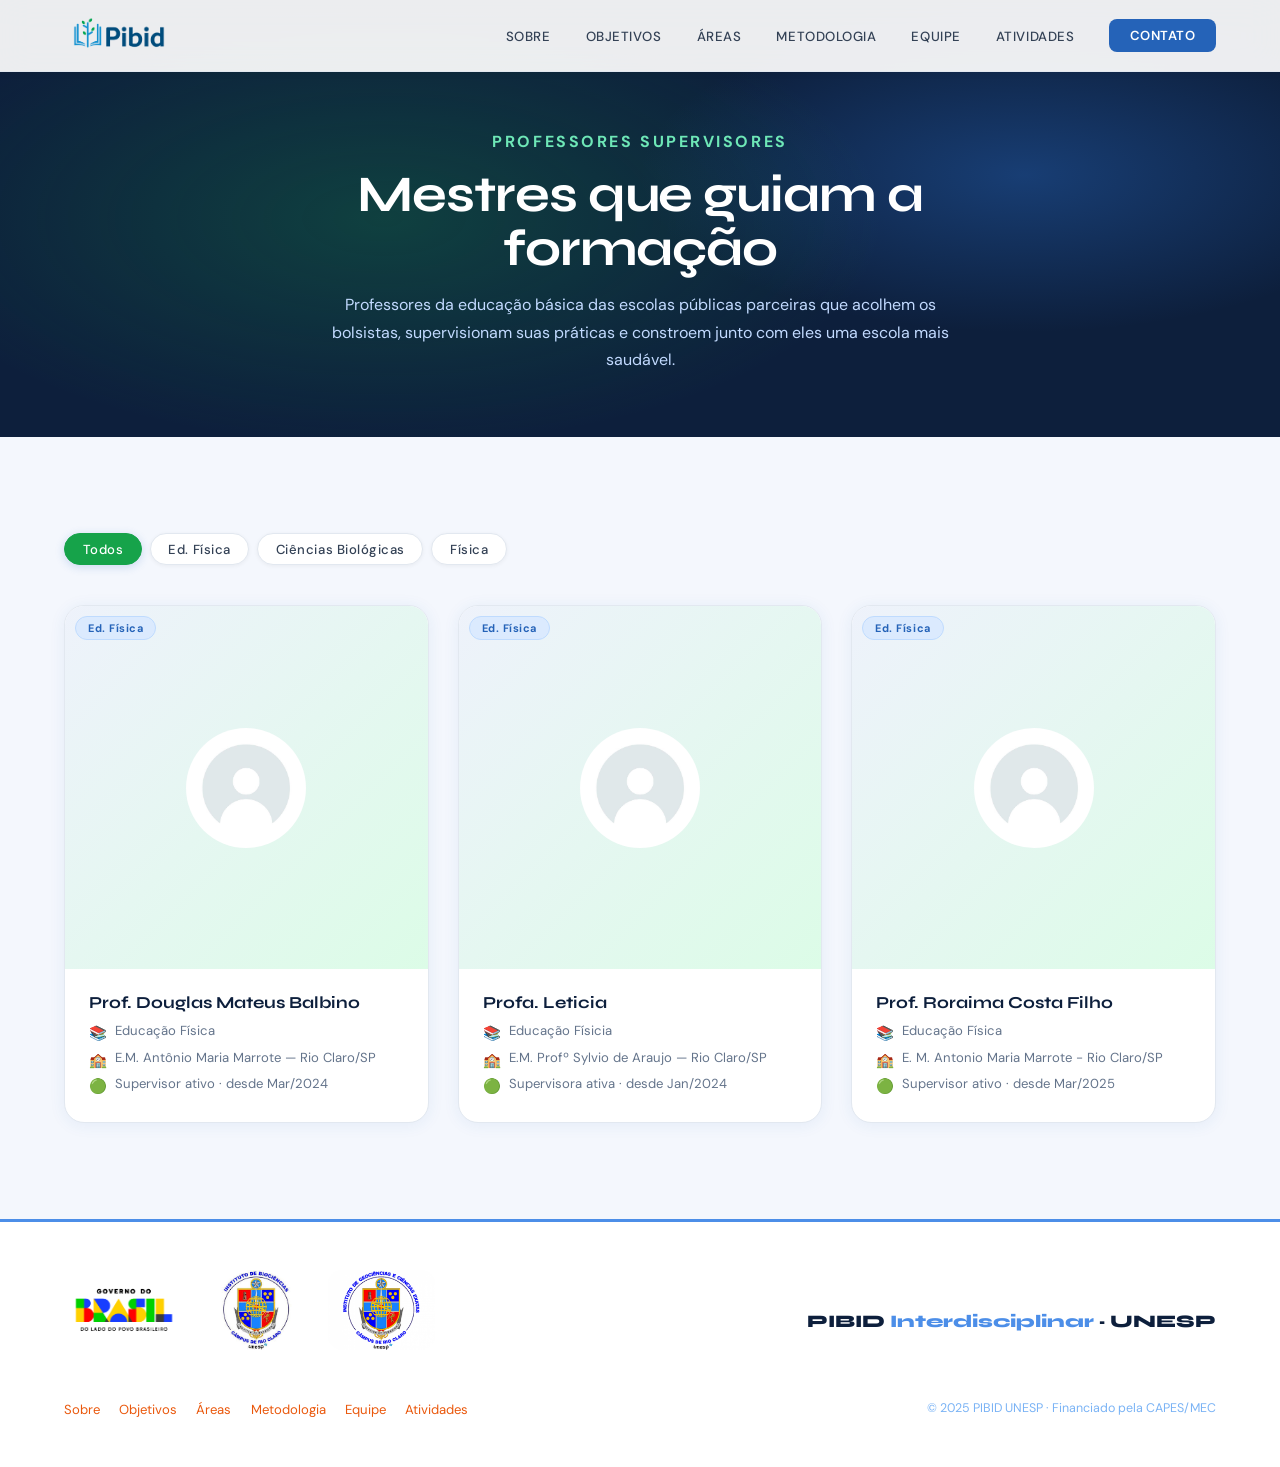
<file: supervisores.html>
<!DOCTYPE html>
<html lang="pt-BR">
<head>
  <meta charset="UTF-8"/>
  <meta name="viewport" content="width=device-width, initial-scale=1.0"/>
  <title>Supervisores — PIBID Interdisciplinar UNESP</title>
  <link href="https://fonts.googleapis.com/css2?family=Syne:wght@400;600;700;800&family=DM+Sans:ital,wght@0,300;0,400;0,500;1,300&display=swap" rel="stylesheet"/>
  <link rel="stylesheet" href="style.css"/>
  <style>
    /* ── PAGE HERO ── */
    .page-hero {
      background: var(--azul-escuro);
      padding: 7rem 4rem 4rem;
      text-align: center;
      position: relative;
      overflow: hidden;
    }
 
    .page-hero::before {
      content: '';
      position: absolute;
      inset: 0;
      background:
        radial-gradient(ellipse 60% 80% at 30% 50%, rgba(22,163,74,0.25) 0%, transparent 65%),
        radial-gradient(ellipse 50% 60% at 80% 40%, rgba(37,99,184,0.45) 0%, transparent 60%);
    }
 
    .page-hero-inner { position: relative; max-width: 640px; margin: 0 auto; }
    .page-hero .section-label { color: #6ee7b7; text-align: center; }
 
    .page-hero h1 {
      font-size: clamp(2rem, 4vw, 3.2rem);
      color: #fff;
      opacity: 1;
      animation: none;
    }
 
    .page-hero p {
      margin-top: 1rem;
      font-size: 1rem;
      color: #c2daff;
      line-height: 1.7;
    }
 
    /* ── STATS BAR ── */
    .stats-bar {
      display: flex;
      gap: 2rem;
      flex-wrap: wrap;
      max-width: 1200px;
      margin: 0 auto 3rem;
      padding: 1.4rem 2rem;
      background: var(--branco);
      border: 1.5px solid var(--borda);
      border-radius: 16px;
      box-shadow: var(--sombra);
    }
 
    .stats-item { display: flex; flex-direction: column; gap: 0.15rem; }
 
    .stats-num {
      font-family: 'Syne', sans-serif;
      font-size: 1.6rem;
      font-weight: 800;
      color: var(--verde);
      line-height: 1;
    }
 
    .stats-lbl { font-size: 0.75rem; color: var(--texto-claro); font-weight: 500; }
    .stats-divider { width: 1px; background: var(--borda); align-self: stretch; }
 
    /* ── TOOLBAR / FILTROS ── */
    .toolbar {
      max-width: 1200px;
      margin: 0 auto 2.5rem;
    }
 
    /* ── SECTION ── */
    #supervisoresSection { background: var(--bg-alt); }
 
    /* ── GRID ── */
    .supervisores-grid {
      display: grid;
      grid-template-columns: repeat(3, 1fr);
      gap: 1.8rem;
      max-width: 1200px;
      margin: 0 auto;
    }
 
    /* ── CARD ── */
    .supervisor-card {
      background: var(--branco);
      border: 1.5px solid var(--borda);
      border-radius: 20px;
      overflow: hidden;
      box-shadow: var(--sombra);
      transition: transform 0.3s, box-shadow 0.3s, border-color 0.3s;
      display: flex;
      flex-direction: column;
    }
 
    .supervisor-card:hover {
      transform: translateY(-6px);
      box-shadow: var(--sombra-hover);
      border-color: var(--verde-medio);
    }
 
    /* Foto */
    .supervisor-photo-wrap {
      width: 100%;
      aspect-ratio: 1 / 1;
      overflow: hidden;
      background: linear-gradient(135deg, var(--bg-alt2), var(--verde-suave));
      display: flex;
      align-items: center;
      justify-content: center;
      position: relative;
      flex-shrink: 0;
    }
 
    .supervisor-photo-wrap img {
      width: 100%;
      height: 100%;
      object-fit: cover;
      transition: transform 0.5s;
    }
 
    .supervisor-card:hover .supervisor-photo-wrap img { transform: scale(1.05); }
 
    .photo-placeholder {
      display: flex;
      flex-direction: column;
      align-items: center;
      gap: 0.5rem;
      color: var(--texto-claro);
      font-size: 0.8rem;
    }
 
    .photo-placeholder span { font-size: 3.5rem; line-height: 1; }
 
    /* Badge de área */
    .area-badge {
      position: absolute;
      top: 10px; left: 10px;
      padding: 0.25rem 0.75rem;
      border-radius: 100px;
      font-size: 0.68rem;
      font-weight: 700;
      letter-spacing: 0.05em;
    }
 
    .area-ef    { background: var(--azul-suave);  color: var(--azul-medio); border: 1px solid #bfdbfe; }
    .area-bio   { background: var(--verde-suave);  color: var(--verde);      border: 1px solid #bbf7d0; }
    .area-fis   { background: var(--roxo-suave);   color: var(--roxo);       border: 1px solid #ddd6fe; }
 
    /* Faixa de anos de experiência */
    .exp-ribbon {
      position: absolute;
      top: 10px; right: 10px;
      background: var(--azul-escuro);
      color: #fff;
      border-radius: 10px;
      padding: 0.28rem 0.65rem;
      font-family: 'Syne', sans-serif;
      font-size: 0.72rem;
      font-weight: 700;
      letter-spacing: 0.04em;
      line-height: 1.4;
      text-align: center;
    }
 
    .exp-ribbon span {
      display: block;
      font-size: 1rem;
      font-weight: 800;
      color: #7ab3f5;
      line-height: 1;
    }
 
    /* Corpo do card */
    .supervisor-info {
      padding: 1.4rem 1.5rem 1.6rem;
      flex: 1;
      display: flex;
      flex-direction: column;
      gap: 0;
    }
 
    .supervisor-name {
      font-family: 'Syne', sans-serif;
      font-size: 1.05rem;
      font-weight: 700;
      color: var(--azul-escuro);
      margin-bottom: 0.6rem;
      line-height: 1.25;
    }
 
    .supervisor-meta {
      display: flex;
      flex-direction: column;
      gap: 0.35rem;
      flex: 1;
    }
 
    .meta-row {
      display: flex;
      align-items: flex-start;
      gap: 0.5rem;
      font-size: 0.82rem;
      color: var(--texto-claro);
      line-height: 1.4;
    }
 
    .meta-icon { font-size: 0.9rem; flex-shrink: 0; margin-top: 0.05rem; }
 
    /* Barra de experiência */
    .exp-bar-wrap { margin-top: 1.1rem; }
 
    .exp-bar-label {
      display: flex;
      justify-content: space-between;
      font-size: 0.72rem;
      color: var(--texto-claro);
      margin-bottom: 0.35rem;
      font-weight: 500;
    }
 
    .exp-bar-label strong { color: var(--verde); font-weight: 700; }
 
    .exp-bar-track {
      height: 5px;
      background: var(--bg-alt2);
      border-radius: 100px;
      overflow: hidden;
    }
 
    .exp-bar-fill {
      height: 100%;
      border-radius: 100px;
      background: linear-gradient(90deg, var(--verde), #4ade80);
    }
 
    /* ── FILTROS: override cor ativa para verde ── */
    .filter-btn.active {
      background: var(--verde) !important;
      border-color: var(--verde) !important;
    }
 
    .filter-btn:hover { border-color: var(--verde) !important; }
 
    /* ── RESPONSIVE ── */
    @media (max-width: 1024px) { .supervisores-grid { grid-template-columns: repeat(2, 1fr); } }
    @media (max-width: 768px) {
      .supervisores-grid { grid-template-columns: 1fr; }
      .page-hero { padding: 6rem 1.5rem 3rem; }
      #supervisoresSection { padding: 3rem 1.5rem; }
      .stats-bar { gap: 1.2rem; }
    }
  </style>
</head>
<body>
 
<!-- ── NAVBAR ── -->
<nav id="navbar">
  <div class="nav-logo"><a href="index.html"><img src="Logo_PIBID_sigla-e1734774296538.png" width="25%" alt="PIBID Interdisciplinar"></a></div>
  <ul class="nav-links">
    <li><a href="index.html#sobre">Sobre</a></li>
    <li><a href="index.html#objetivos">Objetivos</a></li>
    <li><a href="index.html#areas">Áreas</a></li>
    <li><a href="index.html#metodologia">Metodologia</a></li>
    <li><a href="index.html#equipe">Equipe</a></li>
    <li><a href="index.html#atividades">Atividades</a></li>
  </ul>
  <a href="index.html#contato" class="nav-cta">Contato</a>
  <div class="hamburger" id="hamburger">
    <span></span><span></span><span></span>
  </div>
</nav>
 
<!-- ── HERO ── -->
<div class="page-hero">
  <div class="page-hero-inner reveal">
    <p class="section-label">Professores Supervisores</p>
    <h1>Mestres que guiam a formação</h1>
    <p>Professores da educação básica das escolas públicas parceiras que acolhem os bolsistas, supervisionam suas práticas e constroem junto com eles uma escola mais saudável.</p>
  </div>
</div>
 
<!-- ── SUPERVISORES ── -->
<section id="supervisoresSection">
 
  <!-- Filtros -->
  <div class="toolbar reveal">
    <div style="display:flex; gap:0.5rem; flex-wrap:wrap;">
      <button class="filter-btn active" data-filter="all">Todos</button>
      <button class="filter-btn" data-filter="ef">Ed. Física</button>
      <button class="filter-btn" data-filter="bio">Ciências Biológicas</button>
      <button class="filter-btn" data-filter="fis">Física</button>
    </div>
  </div>
 
  <!-- Grid -->
  <div class="supervisores-grid" id="supervisoresGrid">
 
    <!-- SUPERVISOR Douglas -->
    <div class="supervisor-card reveal" data-area="ef">
      <div class="supervisor-photo-wrap">
<div class="photo-placeholder"><img src="foto-default.jpg" alt="Prof. Douglas Mateus Balbino"></div>
        <span class="area-badge area-ef">Ed. Física</span>
      </div>
      <div class="supervisor-info">
        <div class="supervisor-name">Prof. Douglas Mateus Balbino</div>
        <div class="supervisor-meta">
          <div class="meta-row">
            <span class="meta-icon">📚</span>
            Educação Física
          </div>
          <div class="meta-row">
            <span class="meta-icon">🏫</span>
            E.M. Antônio Maria Marrote — Rio Claro/SP
          </div>
          <div class="meta-row">
            <span class="meta-icon">🟢</span>
            Supervisor ativo · desde Mar/2024
          </div>
        </div>
      </div>
    </div>
 
    <!-- SUPERVISORA Letícia -->
    <div class="supervisor-card reveal" data-area="ef">
      <div class="supervisor-photo-wrap">
        <div class="photo-placeholder"><img src="foto-default.jpg" alt="Profa. Leticia"></div>
        <span class="area-badge area-ef">Ed. Física</span>
      </div>
      <div class="supervisor-info">
        <div class="supervisor-name">Profa. Leticia</div>
        <div class="supervisor-meta">
          <div class="meta-row">
            <span class="meta-icon">📚</span>
            Educação Físicia
          </div>
          <div class="meta-row">
            <span class="meta-icon">🏫</span>
            E.M. Profº Sylvio de Araujo — Rio Claro/SP
          </div>
          <div class="meta-row">
            <span class="meta-icon">🟢</span>
            Supervisora ativa · desde Jan/2024
          </div>
        </div>
      </div>
    </div>
 
    <!-- SUPERVISOR Roraima -->
    <div class="supervisor-card reveal" data-area="ef">
      <div class="supervisor-photo-wrap">
        <div class="photo-placeholder"><img src="foto-default.jpg" alt="Prof. Roraima Costa Filho"></div>
        <span class="area-badge area-ef">Ed. Física</span>
      </div>
      <div class="supervisor-info">
        <div class="supervisor-name">Prof. Roraima Costa Filho</div>
        <div class="supervisor-meta">
          <div class="meta-row">
            <span class="meta-icon">📚</span>
           Educação Física
          </div>
          <div class="meta-row">
            <span class="meta-icon">🏫</span>
            E. M. Antonio Maria Marrote - Rio Claro/SP
          </div>
          <div class="meta-row">
            <span class="meta-icon">🟢</span>
            Supervisor ativo · desde Mar/2025
          </div>
        </div>
      </div>
    </div>
 
  </div>
</section>
 
<!-- ── FOOTER ── -->
<footer>
  <!-- Logos institucionais -->
  <div class="footer-logos">
    <div class="footer-logo-item">
      <img src="logo-governo-federal.png" alt="Governo Federal" class="footer-logo" />
      <!-- Substitua pelo caminho correto da imagem -->
    </div>
    <div class="footer-logo-item">
      <img src="logo-ib.jpeg" alt="Instituto de Biociências – IB/UNESP" class="footer-logo" />
    </div>
    <div class="footer-logo-item">
      <img src="logo-igce.png" alt="Instituto de Geociências e Ciências Exatas – IGCE/UNESP" class="footer-logo" />
    </div>
  </div>

  <div class="footer-brand">PIBID <span>Interdisciplinar</span> · UNESP</div>
  <ul class="footer-links">
    <li><a href="index.html#sobre">Sobre</a></li>
    <li><a href="index.html#objetivos">Objetivos</a></li>
    <li><a href="index.html#areas">Áreas</a></li>
    <li><a href="index.html#metodologia">Metodologia</a></li>
    <li><a href="index.html#equipe">Equipe</a></li>
    <li><a href="index.html#atividades">Atividades</a></li>
  </ul>
  <div class="footer-copy">© 2025 PIBID UNESP · Financiado pela CAPES/MEC</div>
</footer>
 
<script>
  // ── Filtros
  document.querySelectorAll('.filter-btn').forEach(btn => {
    btn.addEventListener('click', () => {
      document.querySelectorAll('.filter-btn').forEach(b => b.classList.remove('active'));
      btn.classList.add('active');
      const filter = btn.dataset.filter;
      document.querySelectorAll('#supervisoresGrid .supervisor-card').forEach(card => {
        card.style.display = (filter === 'all' || card.dataset.area === filter) ? '' : 'none';
      });
    });
  });
 
  // ── Scroll reveal
  const io = new IntersectionObserver(entries => {
    entries.forEach(e => { if (e.isIntersecting) { e.target.classList.add('visible'); io.unobserve(e.target); } });
  }, { threshold: 0.1 });
  document.querySelectorAll('.reveal').forEach(el => io.observe(el));
 
  // ── Navbar scroll
  const navbar = document.getElementById('navbar');
  window.addEventListener('scroll', () => {
    navbar.style.boxShadow = window.scrollY > 40 ? '0 2px 16px rgba(0,0,0,0.1)' : '0 1px 8px rgba(0,0,0,0.06)';
  });

  // ── Hamburger / Mobile nav
const hamburger = document.getElementById('hamburger');
const navLinks  = document.querySelector('.nav-links');

// Cria overlay dinamicamente
const overlay = document.createElement('div');
overlay.classList.add('nav-overlay');
document.body.appendChild(overlay);

function toggleMenu(open) {
  hamburger.classList.toggle('open', open);
  navLinks.classList.toggle('open', open);
  overlay.classList.toggle('open', open);
  document.body.style.overflow = open ? 'hidden' : '';
}

hamburger.addEventListener('click', () => toggleMenu(!navLinks.classList.contains('open')));
overlay.addEventListener('click', () => toggleMenu(false));

// Fecha ao clicar em qualquer link do menu
navLinks.querySelectorAll('a').forEach(a =>
  a.addEventListener('click', () => toggleMenu(false))
);
</script>
</body>
</html>
</file>
<file: style.css>
/* ─── VARIÁVEIS ─── */
a {
  text-decoration: none;
}
 
 
:root {
  --bg: #ffffff;
  --bg-alt: #f4f7fd;
  --bg-alt2: #eef2fb;
 
  --azul-escuro: #0d1f3c;
  --azul: #1a4b8c;
  --azul-medio: #2563b8;
  --azul-claro: #4c8ee8;
  --azul-suave: #dbeafe;
 
  --verde: #16a34a;
  --verde-suave: #dcfce7;
 
  --roxo: #7c3aed;
  --roxo-suave: #ede9fe;
 
  --laranja: #ea580c;
  --laranja-suave: #ffedd5;
 
  --texto: #0f172a;
  --texto-medio: #334155;
  --texto-claro: #64748b;
  --borda: #e2e8f0;
 
  --branco: #ffffff;
  --sombra: 0 2px 16px rgba(37,99,184,0.08);
  --sombra-hover: 0 8px 32px rgba(37,99,184,0.16);
}
 
*, *::before, *::after { box-sizing: border-box; margin: 0; padding: 0; }
 
html { scroll-behavior: smooth; overflow-x: hidden; max-width: 100%; }
 
body {
  font-family: 'DM Sans', sans-serif;
  background: var(--bg);
  color: var(--texto);
  overflow-x: hidden;
  max-width: 100%;
}
 
    /* ── PAGE HERO ── */
    .page-hero {
      background: var(--azul-escuro);
      padding: 7rem 4rem 4rem;
      text-align: center;
      position: relative;
      overflow: hidden;
    }
 
    .page-hero::before {
      content: '';
      position: absolute;
      inset: 0;
      background:
        radial-gradient(ellipse 60% 80% at 30% 50%, rgba(22,163,74,0.25) 0%, transparent 65%),
        radial-gradient(ellipse 50% 60% at 80% 40%, rgba(37,99,184,0.45) 0%, transparent 60%);
    }
 
    .page-hero-inner { position: relative; max-width: 640px; margin: 0 auto; }
    .page-hero .section-label { color: #6ee7b7; text-align: center; }
 
    .page-hero h1 {
      font-size: clamp(2rem, 4vw, 3.2rem);
      color: #fff;
      opacity: 1;
      animation: none;
    }
 
    .page-hero p {
      margin-top: 1rem;
      font-size: 1rem;
      color: #c2daff;
      line-height: 1.7;
    }
 
    /* ── STATS BAR ── */
    .stats-bar {
      display: flex;
      gap: 2rem;
      flex-wrap: wrap;
      max-width: 1200px;
      margin: 0 auto 3rem;
      padding: 1.4rem 2rem;
      background: var(--branco);
      border: 1.5px solid var(--borda);
      border-radius: 16px;
      box-shadow: var(--sombra);
    }
 
    .stats-item { display: flex; flex-direction: column; gap: 0.15rem; }
 
    .stats-num {
      font-family: 'Syne', sans-serif;
      font-size: 1.6rem;
      font-weight: 800;
      color: var(--verde);
      line-height: 1;
    }
 
    .stats-lbl { font-size: 0.75rem; color: var(--texto-claro); font-weight: 500; }
    .stats-divider { width: 1px; background: var(--borda); align-self: stretch; }
 
    /* ── TOOLBAR / FILTROS ── */
    .toolbar {
      max-width: 1200px;
      margin: 0 auto 2.5rem;
    }
 
    /* ── SECTION ── */
    #supervisoresSection { background: var(--bg-alt); }
 
    /* ── GRID ── */
    .supervisores-grid {
      display: grid;
      grid-template-columns: repeat(3, 1fr);
      gap: 1.8rem;
      max-width: 1200px;
      margin: 0 auto;
    }
 
    /* ── CARD ── */
    .supervisor-card {
      background: var(--branco);
      border: 1.5px solid var(--borda);
      border-radius: 20px;
      overflow: hidden;
      box-shadow: var(--sombra);
      transition: transform 0.3s, box-shadow 0.3s, border-color 0.3s;
      display: flex;
      flex-direction: column;
    }
 
    .supervisor-card:hover {
      transform: translateY(-6px);
      box-shadow: var(--sombra-hover);
      border-color: var(--verde-medio);
    }
 
    /* Foto */
    .supervisor-photo-wrap {
      width: 100%;
      aspect-ratio: 1 / 1;
      overflow: hidden;
      background: linear-gradient(135deg, var(--bg-alt2), var(--verde-suave));
      display: flex;
      align-items: center;
      justify-content: center;
      position: relative;
      flex-shrink: 0;
    }
 
    .supervisor-photo-wrap img {
      width: 100%;
      height: 100%;
      object-fit: cover;
      transition: transform 0.5s;
    }
 
    .supervisor-card:hover .supervisor-photo-wrap img { transform: scale(1.05); }
 
    .photo-placeholder {
      display: flex;
      flex-direction: column;
      align-items: center;
      gap: 0.5rem;
      color: var(--texto-claro);
      font-size: 0.8rem;
      width: 120px;
  height: 120px;
  border-radius: 50%;
  overflow: hidden;
  background: #eee;
    }
 
    .photo-placeholder img {
  width: 100%;
  height: 100%;
  object-fit: cover;
}
 
    .photo-placeholder span { font-size: 3.5rem; line-height: 1; }
 
    /* Badge de área */
    .area-badge {
      position: absolute;
      top: 10px; left: 10px;
      padding: 0.25rem 0.75rem;
      border-radius: 100px;
      font-size: 0.68rem;
      font-weight: 700;
      letter-spacing: 0.05em;
    }
 
    .area-ef    { background: var(--azul-suave);  color: var(--azul-medio); border: 1px solid #bfdbfe; }
    .area-bio   { background: var(--verde-suave);  color: var(--verde);      border: 1px solid #bbf7d0; }
    .area-fis   { background: var(--roxo-suave);   color: var(--roxo);       border: 1px solid #ddd6fe; }
 
    /* Faixa de anos de experiência */
    .exp-ribbon {
      position: absolute;
      top: 10px; right: 10px;
      background: var(--azul-escuro);
      color: #fff;
      border-radius: 10px;
      padding: 0.28rem 0.65rem;
      font-family: 'Syne', sans-serif;
      font-size: 0.72rem;
      font-weight: 700;
      letter-spacing: 0.04em;
      line-height: 1.4;
      text-align: center;
    }
 
    .exp-ribbon span {
      display: block;
      font-size: 1rem;
      font-weight: 800;
      color: #7ab3f5;
      line-height: 1;
    }
 
    /* Corpo do card */
    .supervisor-info {
      padding: 1.4rem 1.5rem 1.6rem;
      flex: 1;
      display: flex;
      flex-direction: column;
      gap: 0;
    }
 
    .supervisor-name {
      font-family: 'Syne', sans-serif;
      font-size: 1.05rem;
      font-weight: 700;
      color: var(--azul-escuro);
      margin-bottom: 0.6rem;
      line-height: 1.25;
    }
 
    .supervisor-meta {
      display: flex;
      flex-direction: column;
      gap: 0.35rem;
      flex: 1;
    }
 
    .meta-row {
      display: flex;
      align-items: flex-start;
      gap: 0.5rem;
      font-size: 0.82rem;
      color: var(--texto-claro);
      line-height: 1.4;
    }
 
    .meta-icon { font-size: 0.9rem; flex-shrink: 0; margin-top: 0.05rem; }
 
    /* Barra de experiência */
    .exp-bar-wrap { margin-top: 1.1rem; }
 
    .exp-bar-label {
      display: flex;
      justify-content: space-between;
      font-size: 0.72rem;
      color: var(--texto-claro);
      margin-bottom: 0.35rem;
      font-weight: 500;
    }
 
    .exp-bar-label strong { color: var(--verde); font-weight: 700; }
 
    .exp-bar-track {
      height: 5px;
      background: var(--bg-alt2);
      border-radius: 100px;
      overflow: hidden;
    }
 
    .exp-bar-fill {
      height: 100%;
      border-radius: 100px;
      background: linear-gradient(90deg, var(--verde), #4ade80);
    }
 
    /* ── FILTROS: override cor ativa para verde ── */
    .filter-btn.active {
      background: var(--verde) !important;
      border-color: var(--verde) !important;
    }
 
    .filter-btn:hover { border-color: var(--verde) !important;}
 
    /* ── RESPONSIVE ── */
    @media (max-width: 1024px) { .supervisores-grid { grid-template-columns: repeat(2, 1fr); } }
    @media (max-width: 768px) {
      .supervisores-grid { grid-template-columns: 1fr; }
      .page-hero { padding: 6rem 1.5rem 3rem; }
      #supervisoresSection { padding: 3rem 1.5rem; }
      .stats-bar { gap: 1.2rem; }
    }
 
/* ─── NAVBAR ─── */
nav {
  position: fixed;
  top: 0; left: 0; right: 0;
  z-index: 100;
  display: flex;
  align-items: center;
  justify-content: space-between;
  padding: 1rem 4rem;
  background: rgba(255,255,255,0.92);
  backdrop-filter: blur(16px);
  border-bottom: 1px solid var(--borda);
  transition: background 0.3s, box-shadow 0.3s;
  box-shadow: 0 1px 8px rgba(0,0,0,0.06);
}
 
.nav-logo {
  font-family: 'Syne', sans-serif;
  font-weight: 800;
  font-size: 1.2rem;
  letter-spacing: 0.03em;
  color: var(--azul-escuro);
}
 
.nav-logo span { color: var(--azul-claro); }
 
.nav-links {
  display: flex;
  gap: 2.2rem;
  list-style: none;
}
 
.nav-links a {
  font-size: 0.83rem;
  font-weight: 500;
  color: var(--texto-medio);
  text-decoration: none;
  letter-spacing: 0.04em;
  text-transform: uppercase;
  transition: color 0.2s;
}
 
.nav-links a:hover { color: var(--azul-claro); }
 
.nav-cta {
  padding: 0.52rem 1.3rem;
  background: var(--azul-medio);
  color: #fff;
  border-radius: 8px;
  font-size: 0.82rem;
  font-weight: 600;
  text-decoration: none;
  letter-spacing: 0.04em;
  text-transform: uppercase;
  transition: background 0.2s, transform 0.15s;
  margin-left: 3%;
}
 
.nav-cta:hover { background: var(--azul-claro); transform: translateY(-1px); }
 
/* ─── HERO ─── */
#hero {
  position: relative;
  min-height: 100vh;
  display: flex;
  align-items: center;
  padding: 8rem 4rem 4rem;
  overflow: hidden;
  background: var(--azul-escuro);
}
 
.hero-bg {
  position: absolute;
  inset: 0;
  background:
    radial-gradient(ellipse 65% 55% at 75% 45%, rgba(37,99,184,0.55) 0%, transparent 65%),
    radial-gradient(ellipse 40% 40% at 10% 80%, rgba(76,142,232,0.2) 0%, transparent 60%),
    var(--azul-escuro);
}
 
.hero-grid-lines {
  position: absolute;
  inset: 0;
  background-image:
    linear-gradient(rgba(255,255,255,0.04) 1px, transparent 1px),
    linear-gradient(90deg, rgba(255,255,255,0.04) 1px, transparent 1px);
  background-size: 60px 60px;
  mask-image: radial-gradient(ellipse 80% 80% at 50% 50%, black 40%, transparent 100%);
}
 
.hero-content {
  position: relative;
  max-width: 680px;
  width: 100%;
}
 
.hero-badge {
  display: inline-flex;
  align-items: center;
  gap: 0.5rem;
  background: rgba(255,255,255,0.1);
  border: 1px solid rgba(255,255,255,0.2);
  border-radius: 100px;
  padding: 0.4rem 1rem;
  font-size: 0.78rem;
  font-weight: 500;
  color: #c2daff;
  letter-spacing: 0.06em;
  text-transform: uppercase;
  margin-bottom: 1.8rem;
  opacity: 0;
  animation: fadeUp 0.7s 0.2s forwards;
}
 
.hero-badge::before {
  content: '';
  width: 6px; height: 6px;
  border-radius: 50%;
  background: #7ab3f5;
  animation: pulse 2s infinite;
}
 
@keyframes pulse {
  0%, 100% { opacity: 1; }
  50% { opacity: 0.4; }
}
 
h1 {
  font-family: 'Syne', sans-serif;
  font-size: clamp(2rem, 8vw, 5rem);
  line-height: 1.05;
  letter-spacing: -0.02em;
  color: #fff;
  opacity: 0;
  animation: fadeUp 0.8s 0.4s forwards;
  word-break: break-word;
}
 
h1 em {
  font-style: normal;
  color: #7ab3f5;
}
 
.hero-sub {
  margin-top: 1.5rem;
  font-size: 1rem;
  font-weight: 300;
  color: #c2daff;
  line-height: 1.7;
  max-width: 540px;
  opacity: 0;
  animation: fadeUp 0.8s 0.6s forwards;
}
 
.hero-actions {
  margin-top: 2.5rem;
  display: flex;
  gap: 1rem;
  flex-wrap: wrap;
  opacity: 0;
  animation: fadeUp 0.8s 0.8s forwards;
}
 
.btn-primary {
  padding: 0.85rem 2rem;
  background: var(--azul-claro);
  color: #fff;
  border-radius: 8px;
  font-weight: 600;
  font-size: 0.9rem;
  text-decoration: none;
  letter-spacing: 0.03em;
  transition: background 0.2s, transform 0.15s, box-shadow 0.2s;
  box-shadow: 0 4px 20px rgba(76,142,232,0.4);
}
 
.btn-primary:hover {
  background: #3a7bd5;
  transform: translateY(-2px);
  box-shadow: 0 8px 28px rgba(76,142,232,0.5);
}
 
.btn-outline {
  padding: 0.85rem 2rem;
  border: 1.5px solid rgba(255,255,255,0.3);
  color: #fff;
  border-radius: 8px;
  font-weight: 500;
  font-size: 0.9rem;
  text-decoration: none;
  letter-spacing: 0.03em;
  transition: border-color 0.2s, background 0.2s, transform 0.15s;
}
 
.btn-outline:hover {
  border-color: rgba(255,255,255,0.6);
  background: rgba(255,255,255,0.1);
  transform: translateY(-2px);
}
 
.hero-stats {
  position: absolute;
  right: 4rem;
  top: 50%;
  transform: translateY(-50%);
  display: flex;
  flex-direction: column;
  gap: 1.2rem;
  opacity: 0;
  animation: fadeLeft 0.9s 1s forwards;
}
 
.stat-card {
  background: rgba(255,255,255,0.08);
  border: 1px solid rgba(255,255,255,0.15);
  border-radius: 16px;
  padding: 1.3rem 1.8rem;
  text-align: center;
  backdrop-filter: blur(8px);
  transition: border-color 0.3s, transform 0.3s;
}
 
.stat-card:hover {
  border-color: rgba(255,255,255,0.35);
  transform: translateX(-4px);
}
 
.stat-number {
  font-family: 'Syne', sans-serif;
  font-size: 2.2rem;
  font-weight: 800;
  color: #7ab3f5;
  line-height: 1;
}
 
.stat-label {
  font-size: 0.73rem;
  color: #c2daff;
  text-transform: uppercase;
  letter-spacing: 0.08em;
  margin-top: 0.4rem;
}
 
@keyframes fadeUp {
  from { opacity: 0; transform: translateY(28px); }
  to { opacity: 1; transform: translateY(0); }
}
 
@keyframes fadeLeft {
  from { opacity: 0; transform: translate(28px, -50%); }
  to { opacity: 1; transform: translate(0, -50%); }
}
 
/* ─── SECTION COMMONS ─── */
section { padding: 6rem 4rem; }
 
.section-label {
  font-size: 0.72rem;
  font-weight: 700;
  letter-spacing: 0.16em;
  text-transform: uppercase;
  color: var(--azul-medio);
  margin-bottom: 0.8rem;
}
 
.section-title {
  font-family: 'Syne', sans-serif;
  font-size: clamp(1.9rem, 3.5vw, 2.8rem);
  font-weight: 700;
  line-height: 1.15;
  letter-spacing: -0.01em;
  color: var(--azul-escuro);
}
 
.section-desc {
  margin-top: 1rem;
  font-size: 1rem;
  color: var(--texto-claro);
  line-height: 1.75;
  max-width: 620px;
}
 
/* ─── SOBRE ─── */
#sobre {
  background: var(--bg-alt);
  position: relative;
  overflow: hidden;
}
 
#sobre::before {
  content: '';
  position: absolute;
  top: -80px; right: -80px;
  width: 360px; height: 360px;
  border-radius: 50%;
  background: radial-gradient(circle, rgba(37,99,184,0.07), transparent 70%);
  pointer-events: none;
}
 
.sobre-grid {
  display: grid;
  grid-template-columns: 1fr 1fr;
  gap: 5rem;
  align-items: center;
  max-width: 1200px;
  margin: 0 auto;
}
 
.sobre-visual { position: relative; }
 
.sobre-card-main {
  background: var(--branco);
  border: 1px solid var(--borda);
  border-radius: 20px;
  padding: 2.5rem;
  box-shadow: var(--sombra);
}
 
.sobre-icon-row {
  display: flex;
  gap: 0.7rem;
  flex-wrap: wrap;
  margin-bottom: 1.5rem;
}
 
.area-pill {
  padding: 0.35rem 1rem;
  border-radius: 100px;
  font-size: 0.78rem;
  font-weight: 600;
  letter-spacing: 0.04em;
}
 
.pill-ef  { background: var(--azul-suave);  color: var(--azul-medio); border: 1px solid #bfdbfe; }
.pill-bio { background: var(--verde-suave); color: var(--verde);       border: 1px solid #bbf7d0; }
.pill-fis { background: var(--roxo-suave);  color: var(--roxo);        border: 1px solid #ddd6fe; }
 
.sobre-quote {
  font-family: 'Syne', sans-serif;
  font-size: 1.4rem;
  font-weight: 700;
  line-height: 1.45;
  color: var(--azul-escuro);
}
 
.sobre-quote span { color: var(--azul-medio); }
 
.sobre-mini-card {
  position: absolute;
  bottom: -2rem;
  right: -2rem;
  background: var(--azul-medio);
  border-radius: 14px;
  padding: 1rem 1.4rem;
  display: flex;
  align-items: center;
  gap: 0.8rem;
  box-shadow: 0 8px 28px rgba(37,99,184,0.3);
}
 
.mini-icon {
  width: 36px; height: 36px;
  background: rgba(255,255,255,0.2);
  border-radius: 8px;
  display: flex;
  align-items: center;
  justify-content: center;
  font-size: 1.1rem;
}
 
.mini-text { font-size: 0.8rem; font-weight: 500; color: #fff; }
.mini-text strong { display: block; font-size: 0.9rem; font-weight: 700; }
 
/* ─── OBJETIVOS ─── */
#objetivos { background: var(--branco); }
 
.obj-header {
  text-align: center;
  max-width: 640px;
  margin: 0 auto 4rem;
}
 
.obj-grid {
  display: grid;
  grid-template-columns: repeat(3, 1fr);
  gap: 1.4rem;
  max-width: 1200px;
  margin: 0 auto;
}
 
.obj-card {
  background: var(--branco);
  border: 1.5px solid var(--borda);
  border-radius: 18px;
  padding: 2rem;
  transition: border-color 0.3s, transform 0.3s, box-shadow 0.3s;
  cursor: default;
  box-shadow: var(--sombra);
}
 
.obj-card:hover {
  border-color: var(--azul-claro);
  transform: translateY(-6px);
  box-shadow: var(--sombra-hover);
}
 
.obj-icon {
  width: 52px; height: 52px;
  border-radius: 14px;
  display: flex;
  align-items: center;
  justify-content: center;
  font-size: 1.5rem;
  margin-bottom: 1.3rem;
}
 
.obj-card:nth-child(1) .obj-icon { background: var(--azul-suave); }
.obj-card:nth-child(2) .obj-icon { background: var(--roxo-suave); }
.obj-card:nth-child(3) .obj-icon { background: var(--verde-suave); }
.obj-card:nth-child(4) .obj-icon { background: var(--laranja-suave); }
.obj-card:nth-child(5) .obj-icon { background: #fef9c3; }
.obj-card:nth-child(6) .obj-icon { background: #e0f2fe; }
 
.obj-card h3 {
  font-family: 'Syne', sans-serif;
  font-size: 1.05rem;
  font-weight: 700;
  margin-bottom: 0.6rem;
  color: var(--azul-escuro);
}
 
.obj-card p {
  font-size: 0.88rem;
  color: var(--texto-claro);
  line-height: 1.72;
}
 
/* ─── TEORIA ─── */
#teoria {
  background: var(--azul-escuro);
  position: relative;
  overflow: hidden;
}
 
#teoria::before {
  content: '';
  position: absolute;
  bottom: -100px; left: -100px;
  width: 400px; height: 400px;
  border-radius: 50%;
  background: radial-gradient(circle, rgba(76,142,232,0.15), transparent 70%);
  pointer-events: none;
}
 
.teoria-content {
  max-width: 1200px;
  margin: 0 auto;
  display: grid;
  grid-template-columns: 1fr 1fr;
  gap: 5rem;
  align-items: center;
}
 
#teoria .section-label { color: #7ab3f5; }
#teoria .section-title { color: #fff; }
#teoria .section-desc  { color: #c2daff; }
 
.teoria-pilares { display: flex; flex-direction: column; gap: 1rem; }
 
.pilar {
  display: flex;
  align-items: flex-start;
  gap: 1.2rem;
  padding: 1.3rem 1.5rem;
  background: rgba(255,255,255,0.05);
  border: 1px solid rgba(255,255,255,0.08);
  border-left: 3px solid #7ab3f5;
  border-radius: 0 12px 12px 0;
  transition: background 0.2s, transform 0.2s;
}
 
.pilar:hover {
  background: rgba(255,255,255,0.1);
  transform: translateX(6px);
}
 
.pilar-num {
  font-family: 'Syne', sans-serif;
  font-size: 1.6rem;
  font-weight: 800;
  color: rgba(122,179,245,0.3);
  line-height: 1;
  min-width: 2.5rem;
}
 
.pilar-text h4 {
  font-family: 'Syne', sans-serif;
  font-size: 0.95rem;
  font-weight: 700;
  margin-bottom: 0.3rem;
  color: #fff;
}
 
.pilar-text p { font-size: 0.85rem; color: #c2daff; line-height: 1.6; }
 
.teoria-visual { display: flex; flex-direction: column; gap: 1.5rem; }
 
.ciclo-diagram {
  background: rgba(255,255,255,0.04);
  border: 1px solid rgba(255,255,255,0.1);
  border-radius: 20px;
  padding: 2.5rem;
  text-align: center;
}
 
.ciclo-diagram svg { width: 100%; max-width: 320px; }
 
/* ─── METODOLOGIA ─── */
#metodologia { background: var(--bg-alt); }
 
.met-header {
  text-align: center;
  max-width: 640px;
  margin: 0 auto 4rem;
}
 
.met-flow {
  display: flex;
  align-items: stretch;
  max-width: 1100px;
  margin: 0 auto;
  overflow: hidden;
  border-radius: 20px;
  border: 1.5px solid var(--borda);
  box-shadow: var(--sombra);
}
 
.met-step {
  flex: 1;
  padding: 2.5rem 1.8rem;
  background: var(--branco);
  border-right: 1.5px solid var(--borda);
  transition: background 0.3s;
  cursor: default;
  position: relative;
}
 
.met-step:last-child { border-right: none; }
.met-step:hover { background: var(--bg-alt2); }
 
.met-step-num {
  font-family: 'Syne', sans-serif;
  font-size: 3rem;
  font-weight: 800;
  color: var(--azul-medio);
  line-height: 1;
  margin-bottom: 0.8rem;
}
 
.met-step-icon { font-size: 1.6rem; margin-bottom: 1rem; }
 
.met-step h3 {
  font-family: 'Syne', sans-serif;
  font-size: 0.9rem;
  font-weight: 700;
  color: var(--azul-medio);
  text-transform: uppercase;
  letter-spacing: 0.06em;
  margin-bottom: 0.7rem;
}
 
.met-step p { font-size: 0.85rem; color: var(--texto-claro); line-height: 1.65; }
 
/* ─── ÁREAS ─── */
#areas { background: var(--branco); }
 
.areas-grid {
  display: grid;
  grid-template-columns: repeat(3, 1fr);
  gap: 2rem;
  max-width: 1100px;
  margin: 3rem auto 0;
}
 
.area-card {
  border-radius: 20px;
  padding: 2.5rem 2rem;
  position: relative;
  overflow: hidden;
  transition: transform 0.3s, box-shadow 0.3s;
  box-shadow: var(--sombra);
}
 
.area-card:hover { transform: translateY(-6px); box-shadow: var(--sombra-hover); }
 
.area-card.ef  { background: linear-gradient(145deg, #eff6ff, #dbeafe); border: 1.5px solid #bfdbfe; }
.area-card.bio { background: linear-gradient(145deg, #f0fdf4, #dcfce7); border: 1.5px solid #bbf7d0; }
.area-card.fis { background: linear-gradient(145deg, #faf5ff, #ede9fe); border: 1.5px solid #ddd6fe; }
 
.area-emoji { font-size: 2.5rem; margin-bottom: 1.2rem; }
 
.area-card h3 {
  font-family: 'Syne', sans-serif;
  font-size: 1.25rem;
  font-weight: 700;
  margin-bottom: 0.8rem;
  color: var(--azul-escuro);
}
 
.area-card p { font-size: 0.9rem; color: var(--texto-medio); line-height: 1.7; }
 
.area-card ul {
  margin-top: 1rem;
  list-style: none;
  display: flex;
  flex-direction: column;
  gap: 0.4rem;
}
 
.area-card ul li {
  font-size: 0.82rem;
  color: var(--texto-medio);
  display: flex;
  align-items: center;
  gap: 0.5rem;
}
 
.area-card.ef  ul li::before { content: '→'; color: var(--azul-medio); font-size: 0.75rem; }
.area-card.bio ul li::before { content: '→'; color: var(--verde);       font-size: 0.75rem; }
.area-card.fis ul li::before { content: '→'; color: var(--roxo);        font-size: 0.75rem; }
 
/* ─── ESCOLA SAUDÁVEL ─── */
#escola { background: var(--bg-alt); }
 
.escola-content { max-width: 1100px; margin: 0 auto; }
 
.escola-features {
  display: grid;
  grid-template-columns: repeat(2, 1fr);
  gap: 1.3rem;
  margin-top: 3rem;
}
 
.feature-item {
  display: flex;
  gap: 1.2rem;
  align-items: flex-start;
  padding: 1.5rem;
  background: var(--branco);
  border: 1.5px solid var(--borda);
  border-radius: 14px;
  transition: border-color 0.3s, box-shadow 0.3s, transform 0.3s;
  box-shadow: var(--sombra);
}
 
.feature-item:hover {
  border-color: var(--azul-claro);
  box-shadow: var(--sombra-hover);
  transform: translateY(-3px);
}
 
.feature-icon {
  width: 46px; height: 46px;
  min-width: 46px;
  border-radius: 12px;
  display: flex;
  align-items: center;
  justify-content: center;
  font-size: 1.3rem;
}
 
.feature-item:nth-child(1) .feature-icon { background: var(--roxo-suave); }
.feature-item:nth-child(2) .feature-icon { background: var(--verde-suave); }
.feature-item:nth-child(3) .feature-icon { background: var(--azul-suave); }
.feature-item:nth-child(4) .feature-icon { background: #fef9c3; }
.feature-item:nth-child(5) .feature-icon { background: var(--laranja-suave); }
.feature-item:nth-child(6) .feature-icon { background: #e0f2fe; }
 
.feature-text h4 {
  font-family: 'Syne', sans-serif;
  font-size: 0.95rem;
  font-weight: 700;
  margin-bottom: 0.4rem;
  color: var(--azul-escuro);
}
 
.feature-text p { font-size: 0.85rem; color: var(--texto-claro); line-height: 1.65; }
 
/* ─── EQUIPE ─── */
#equipe { background: var(--branco); }
 
.equipe-header {
  text-align: center;
  max-width: 580px;
  margin: 0 auto 3.5rem;
}
 
.roles-grid {
  display: grid;
  grid-template-columns: repeat(3, 1fr);
  gap: 1.5rem;
  max-width: 1000px;
  margin: 0 auto;
}
 
.role-card {
  background: var(--branco);
  border: 1.5px solid var(--borda);
  border-radius: 18px;
  padding: 2rem;
  text-align: center;
  transition: transform 0.3s, border-color 0.3s, box-shadow 0.3s;
  box-shadow: var(--sombra);
}
 
.role-card:hover {
  transform: translateY(-5px);
  border-color: var(--azul-claro);
  box-shadow: var(--sombra-hover);
}
 
.role-avatar {
  width: 64px; height: 64px;
  border-radius: 50%;
  background: linear-gradient(135deg, var(--azul), var(--azul-claro));
  margin: 0 auto 1rem;
  display: flex;
  align-items: center;
  justify-content: center;
  font-size: 1.6rem;
}
 
.role-avatar img {
  width: 100%;
  height: 100%;
  object-fit: cover;
  display: block;
  border-radius: 50%;
}
 
.role-card h3 {
  font-family: 'Syne', sans-serif;
  font-size: 1rem;
  font-weight: 700;
  margin-bottom: 0.3rem;
  color: var(--azul-escuro);
}
 
.role-card .role-tag {
  font-size: 0.74rem;
  color: var(--azul-medio);
  font-weight: 600;
  letter-spacing: 0.04em;
}
 
.role-card p { margin-top: 0.8rem; font-size: 0.82rem; color: var(--texto-claro); line-height: 1.6; }
 
/* ─── FOOTER ─── */
footer {
  background: var(--branco);
  border-top: 3px solid var(--azul-claro);
  padding: 3rem 4rem;
  display: flex;
  align-items: center;
  justify-content: space-between;
  flex-wrap: wrap;
  gap: 1.5rem;
}
 
.footer-brand { font-family: 'Syne', sans-serif; font-weight: 800; font-size: 1.1rem; color: var(--azul-escuro); white-space: nowrap; overflow: hidden; text-overflow: ellipsis; max-width: 100%; }
.footer-brand span { color: var(--azul-claro); }
.footer-links { display: flex; gap: 1.2rem; list-style: none; flex-wrap: wrap; }
.footer-links a { font-size: 0.82rem; color: var(--laranja); text-decoration: none; transition: color 0.2s; }
.footer-links a:hover { color: var(--azul-escuro); }
.footer-copy { font-size: 0.78rem; color: #7ab3f5; }
 
.footer-logos {
  display: flex;
  align-items: center;
  justify-content: center;
  gap: 2rem;
  margin-bottom: 1.5rem;
  flex-wrap: wrap;
}
 
.footer-logo-item {
  display: flex;
  align-items: center;
  justify-content: center;
}
 
.footer-logo {
  height: 80px;
  max-width: 120px;
  width: auto;
  object-fit: contain;
  transition: opacity 0.2s ease;
  border-radius: 15px;
}
 
.footer-logo:hover {
  opacity: 0.8;
}
 
 
/* ─── ATIVIDADES ─── */
#atividades { background: var(--bg-alt); }
 
.ativ-header { text-align: center; max-width: 640px; margin: 0 auto 1.5rem; }
 
.ativ-filters {
  display: flex;
  align-items: center;
  justify-content: center;
  gap: 0.6rem;
  flex-wrap: wrap;
  margin-bottom: 3rem;
}
 
.filter-btn {
  padding: 0.42rem 1.1rem;
  border-radius: 100px;
  border: 1.5px solid var(--borda);
  background: var(--branco);
  color: var(--texto-medio);
  font-family: 'DM Sans', sans-serif;
  font-size: 0.82rem;
  font-weight: 500;
  cursor: pointer;
  letter-spacing: 0.04em;
  transition: all 0.2s;
  box-shadow: 0 1px 4px rgba(0,0,0,0.05);
}
 
.filter-btn:hover { border-color: var(--azul-claro); color: var(--azul-medio); }
.filter-btn.active { background: var(--azul-medio); border-color: var(--azul-medio); color: #fff; box-shadow: 0 2px 10px rgba(37,99,184,0.2); }
 
.ativ-grid {
  display: grid;
  grid-template-columns: repeat(3, 1fr);
  gap: 1.5rem;
  max-width: 1200px;
  margin: 0 auto;
}
 
.ativ-card {
  background: var(--branco);
  border: 1.5px solid var(--borda);
  border-radius: 18px;
  overflow: hidden;
  transition: transform 0.3s, border-color 0.3s, box-shadow 0.3s;
  box-shadow: var(--sombra);
}
 
.ativ-card:hover {
  transform: translateY(-6px);
  border-color: var(--azul-claro);
  box-shadow: var(--sombra-hover);
}
 
.ativ-img-wrap {
  width: 100%;
  aspect-ratio: 16/10;
  overflow: hidden;
  position: relative;
  background: var(--bg-alt2);
}
 
.ativ-img-wrap img {
  width: 100%;
  height: 100%;
  object-fit: cover;
  transition: transform 0.5s ease;
}
 
.ativ-card:hover .ativ-img-wrap img { transform: scale(1.06); }
 
.ativ-img-placeholder {
  width: 100%;
  height: 100%;
  display: flex;
  flex-direction: column;
  align-items: center;
  justify-content: center;
  gap: 0.5rem;
  color: var(--texto-claro);
  font-size: 0.82rem;
  background: linear-gradient(135deg, var(--bg-alt2), var(--azul-suave));
}
 
.ativ-img-placeholder span { font-size: 2.5rem; }
 
.ativ-area-tag {
  position: absolute;
  top: 10px; left: 10px;
  padding: 0.28rem 0.8rem;
  border-radius: 100px;
  font-size: 0.7rem;
  font-weight: 700;
  letter-spacing: 0.05em;
}
 
.tag-ef    { background: var(--azul-suave);   color: var(--azul-medio); border: 1px solid #bfdbfe; }
.tag-bio   { background: var(--verde-suave);   color: var(--verde);      border: 1px solid #bbf7d0; }
.tag-fis   { background: var(--roxo-suave);    color: var(--roxo);       border: 1px solid #ddd6fe; }
.tag-inter { background: var(--laranja-suave); color: var(--laranja);    border: 1px solid #fed7aa; }
 
.ativ-body { padding: 1.3rem 1.4rem 1.5rem; }
 
.ativ-date {
  font-size: 0.72rem;
  color: var(--texto-claro);
  letter-spacing: 0.05em;
  text-transform: uppercase;
  margin-bottom: 0.5rem;
}
 
.ativ-card h3 {
  font-family: 'Syne', sans-serif;
  font-size: 1rem;
  font-weight: 700;
  margin-bottom: 0.5rem;
  color: var(--azul-escuro);
  line-height: 1.3;
}
 
.ativ-card p { font-size: 0.83rem; color: var(--texto-claro); line-height: 1.65; }
 
.ativ-hidden { display: none !important; }
 
    /* ── PAGE HERO ── */
    .page-hero {
      background: var(--azul-escuro);
      padding: 7rem 4rem 4rem;
      text-align: center;
      position: relative;
      overflow: hidden;
    }
 
    .page-hero::before {
      content: '';
      position: absolute;
      inset: 0;
      background:
        radial-gradient(ellipse 60% 80% at 70% 50%, rgba(37,99,184,0.5) 0%, transparent 65%),
        radial-gradient(ellipse 40% 50% at 20% 60%, rgba(76,142,232,0.2) 0%, transparent 60%);
    }
 
    .page-hero-inner { position: relative; max-width: 640px; margin: 0 auto; }
    .page-hero .section-label { color: #7ab3f5; text-align: center; }
 
    .page-hero h1 {
      font-size: clamp(2rem, 4vw, 3.2rem);
      color: #fff;
      opacity: 1;
      animation: none;
    }
 
    .page-hero p {
      margin-top: 1rem;
      font-size: 1rem;
      color: #c2daff;
      line-height: 1.7;
    }
 
    /* ── STATS BAR ── */
    .stats-bar {
      display: flex;
      gap: 2rem;
      flex-wrap: wrap;
      max-width: 1200px;
      margin: 0 auto 3rem;
      padding: 1.4rem 2rem;
      background: var(--branco);
      border: 1.5px solid var(--borda);
      border-radius: 16px;
      box-shadow: var(--sombra);
    }
 
    .stats-item { display: flex; flex-direction: column; gap: 0.15rem; }
 
    .stats-num {
      font-family: 'Syne', sans-serif;
      font-size: 1.6rem;
      font-weight: 800;
      color: var(--azul-medio);
      line-height: 1;
    }
 
    .stats-lbl { font-size: 0.75rem; color: var(--texto-claro); font-weight: 500; }
    .stats-divider { width: 1px; background: var(--borda); align-self: stretch; }
 
    /* ── FILTERS ── */
    .toolbar {
      max-width: 1200px;
      margin: 0 auto 2.5rem;
    }
 
    /* ── SECTION ── */
    #bolsistasSection { background: var(--bg-alt); }
 
    /* ── GRID ── */
    .bolsistas-grid {
      display: grid;
      grid-template-columns: repeat(4, 1fr);
      gap: 1.5rem;
      max-width: 1200px;
      margin: 0 auto;
    }
 
    /* ── CARD ── */
    .bolsista-card {
      background: var(--branco);
      border: 1.5px solid var(--borda);
      border-radius: 20px;
      overflow: hidden;
      box-shadow: var(--sombra);
      transition: transform 0.3s, box-shadow 0.3s, border-color 0.3s;
    }
 
    .bolsista-card:hover {
      transform: translateY(-6px);
      box-shadow: var(--sombra-hover);
      border-color: var(--azul-claro);
    }
 
    .bolsista-photo-wrap {
      width: 100%;
      aspect-ratio: 1 / 1;
      overflow: hidden;
      background: linear-gradient(135deg, var(--bg-alt2), var(--azul-suave));
      display: flex;
      align-items: center;
      justify-content: center;
      position: relative;
    }
 
    .bolsista-photo-wrap img {
      width: 100%;
      height: 100%;
      object-fit: cover;
      transition: transform 0.5s;
    }
 
    .bolsista-card:hover .bolsista-photo-wrap img { transform: scale(1.05); }
 
    .photo-placeholder {
      display: flex;
      flex-direction: column;
      align-items: center;
      gap: 0.5rem;
      color: var(--texto-claro);
      font-size: 0.8rem;
    }
 
    .photo-placeholder span { font-size: 3.5rem; line-height: 1; }
 
    .curso-badge {
      position: absolute;
      top: 10px; left: 10px;
      padding: 0.25rem 0.75rem;
      border-radius: 100px;
      font-size: 0.68rem;
      font-weight: 700;
      letter-spacing: 0.05em;
    }
 
    .curso-ef    { background: var(--azul-suave);  color: var(--azul-medio); border: 1px solid #bfdbfe; }
    .curso-bio   { background: var(--verde-suave);  color: var(--verde);      border: 1px solid #bbf7d0; }
    .curso-fis   { background: var(--roxo-suave);   color: var(--roxo);       border: 1px solid #ddd6fe; }
 
    .bolsista-info { padding: 1.2rem 1.3rem 1.4rem; }
 
    .bolsista-name {
      font-family: 'Syne', sans-serif;
      font-size: 1rem;
      font-weight: 700;
      color: var(--azul-escuro);
      margin-bottom: 0.55rem;
      line-height: 1.25;
    }
 
    .bolsista-meta {
      display: flex;
      flex-direction: column;
      gap: 0.3rem;
    }
 
    .meta-row {
      display: flex;
      align-items: center;
      gap: 0.45rem;
      font-size: 0.8rem;
      color: var(--texto-claro);
    }
 
    .meta-icon { font-size: 0.85rem; flex-shrink: 0; }
 
    .pibid-bar-wrap { margin-top: 1rem; }
 
    .pibid-bar-label {
      display: flex;
      justify-content: space-between;
      font-size: 0.72rem;
      color: var(--texto-claro);
      margin-bottom: 0.35rem;
      font-weight: 500;
    }
 
    .pibid-bar-label strong { color: var(--azul-medio); font-weight: 700; }
 
    .pibid-bar-track {
      height: 5px;
      background: var(--bg-alt2);
      border-radius: 100px;
      overflow: hidden;
    }
 
    .pibid-bar-fill {
      height: 100%;
      border-radius: 100px;
      background: linear-gradient(90deg, var(--azul-medio), var(--azul-claro));
    }
 
    /* ── RESPONSIVE ── */
    @media (max-width: 1100px) { .bolsistas-grid { grid-template-columns: repeat(3, 1fr); } }
    @media (max-width: 768px)  {
      .bolsistas-grid { grid-template-columns: repeat(2, 1fr); }
      .page-hero { padding: 6rem 1.5rem 3rem; }
      #bolsistasSection { padding: 3rem 1.5rem; }
      .stats-bar { gap: 1.2rem; }
    }
    @media (max-width: 480px)  { .bolsistas-grid { grid-template-columns: 1fr; } }
 
@media (max-width: 1024px) { .ativ-grid { grid-template-columns: 1fr 1fr; } }
@media (max-width: 768px)  { .ativ-grid { grid-template-columns: 1fr; } }
 
/* ─── CONTATO ─── */
#contato { background: var(--azul-escuro); padding: 6rem 4rem; }
 
.contato-inner { max-width: 680px; margin: 0 auto; }
 
#contato .section-label { color: #7ab3f5; text-align: center; }
#contato .section-title { color: #fff; text-align: center; }
#contato .section-desc  { color: #c2daff; text-align: center; margin: 1rem auto 3rem; }
 
.contato-cards { display: flex; flex-direction: column; gap: 1rem; }
 
.contato-card {
  display: flex;
  align-items: center;
  gap: 1.4rem;
  padding: 1.6rem 2rem;
  background: rgba(255,255,255,0.06);
  border: 1px solid rgba(255,255,255,0.1);
  border-radius: 18px;
  text-decoration: none;
  transition: background 0.25s, border-color 0.25s, transform 0.25s;
}
 
.contato-card:hover {
  background: rgba(255,255,255,0.12);
  border-color: rgba(255,255,255,0.25);
  transform: translateX(6px);
}
 
.contato-icon-wrap {
  width: 56px; height: 56px;
  min-width: 56px;
  border-radius: 14px;
  display: flex;
  align-items: center;
  justify-content: center;
}
 
.email-icon { background: rgba(76,142,232,0.25); border: 1px solid rgba(76,142,232,0.4); color: #7ab3f5; }
.insta-icon { background: rgba(220,72,150,0.2);  border: 1px solid rgba(220,72,150,0.35); color: #f9a8d4; }
 
.contato-card-text { display: flex; flex-direction: column; gap: 0.18rem; flex: 1; }
 
.contato-card-label {
  font-size: 0.72rem;
  font-weight: 600;
  text-transform: uppercase;
  letter-spacing: 0.1em;
  color: #7ab3f5;
}
 
.contato-card-value { font-family: 'Syne', sans-serif; font-size: 1.05rem; font-weight: 700; color: #fff; }
.contato-card-hint  { font-size: 0.8rem; color: #c2daff; }
 
.contato-arrow { font-size: 1.2rem; color: #7ab3f5; transition: transform 0.2s; }
.contato-card:hover .contato-arrow { transform: translateX(4px); }
 
.contato-unesp {
  display: flex;
  align-items: center;
  gap: 1.2rem;
  margin-top: 2.5rem;
  padding: 1.4rem 1.8rem;
  background: rgba(255,255,255,0.05);
  border: 1px solid rgba(255,255,255,0.08);
  border-radius: 14px;
}
 
.contato-unesp-logo { font-size: 2rem; line-height: 1; }
 
@media (max-width: 768px) {
  #contato { padding: 4rem 1.5rem; }
  .contato-card { padding: 1.2rem; gap: 1rem; }
  .contato-card-value { font-size: 0.9rem; }
}
 
/* ─── SCROLL REVEAL ─── */
.reveal {
  opacity: 0;
  transform: translateY(32px);
  transition: opacity 0.7s ease, transform 0.7s ease;
}
 
.reveal.visible { opacity: 1; transform: translateY(0); }
 
/* ─── MOBILE ─── */
.hamburger { display: none; cursor: pointer; flex-direction: column; gap: 5px; z-index: 200; }
.hamburger span { display: block; width: 24px; height: 2px; background: var(--texto); border-radius: 2px; transition: all 0.3s; }
 
/* ── Hamburger → X */
.hamburger.open span:nth-child(1) { transform: translateY(7px) rotate(45deg); }
.hamburger.open span:nth-child(2) { opacity: 0; transform: scaleX(0); }
.hamburger.open span:nth-child(3) { transform: translateY(-7px) rotate(-45deg); }
.hamburger.open span { background: #fff; }
 
/* ── Sidebar mobile */
@media (max-width: 768px) {
  .nav-links {
    display: flex !important;
    flex-direction: column;
    gap: 0;
    position: fixed;
    top: 0; right: 0;
    width: 75vw;
    max-width: 300px;
    height: 100vh;
    background: var(--azul-escuro);
    padding: 5rem 2rem 2rem;
    z-index: 99;
    transform: translateX(100%);
    transition: transform 0.35s cubic-bezier(0.4,0,0.2,1);
    box-shadow: -6px 0 32px rgba(0,0,0,0.25);
    list-style: none;
  }
 
  .nav-links.open { transform: translateX(0); }
 
  .nav-links li a {
    display: block;
    padding: 1rem 0;
    font-size: 1rem;
    font-weight: 600;
    color: #c2daff;
    border-bottom: 1px solid rgba(255,255,255,0.08);
    letter-spacing: 0.06em;
    text-transform: uppercase;
    transition: color 0.2s;
  }
 
  .nav-links li:last-child a { border-bottom: none; }
  .nav-links li a:hover { color: #fff; }
}
 
@media (max-width: 1024px) {
  .hero-stats { display: none; }
  .sobre-grid, .teoria-content { grid-template-columns: 1fr; gap: 3rem; }
  .areas-grid, .roles-grid { grid-template-columns: 1fr 1fr; }
  .obj-grid { grid-template-columns: 1fr 1fr; }
}
 
@media (max-width: 768px) {
  nav { padding: 0.85rem 1.25rem; }
  .nav-cta { display: none; }
  .hamburger { display: flex; }
  section { padding: 4rem 1.5rem; }
  #hero { padding: 6rem 1.5rem 3rem; }
  .obj-grid, .areas-grid, .roles-grid, .escola-features { grid-template-columns: 1fr; }
  .met-flow { flex-direction: column; }
  .met-step { border-right: none; border-bottom: 1.5px solid var(--borda); }
  footer { flex-direction: column; align-items: flex-start; padding: 2rem 1.25rem; overflow: hidden; }
  .footer-logos { gap: 1rem; }
  .footer-logo { height: 60px; max-width: 90px; }
  .footer-links { gap: 0.8rem; }
  .footer-brand { font-size: 0.95rem; }
}
</file>
